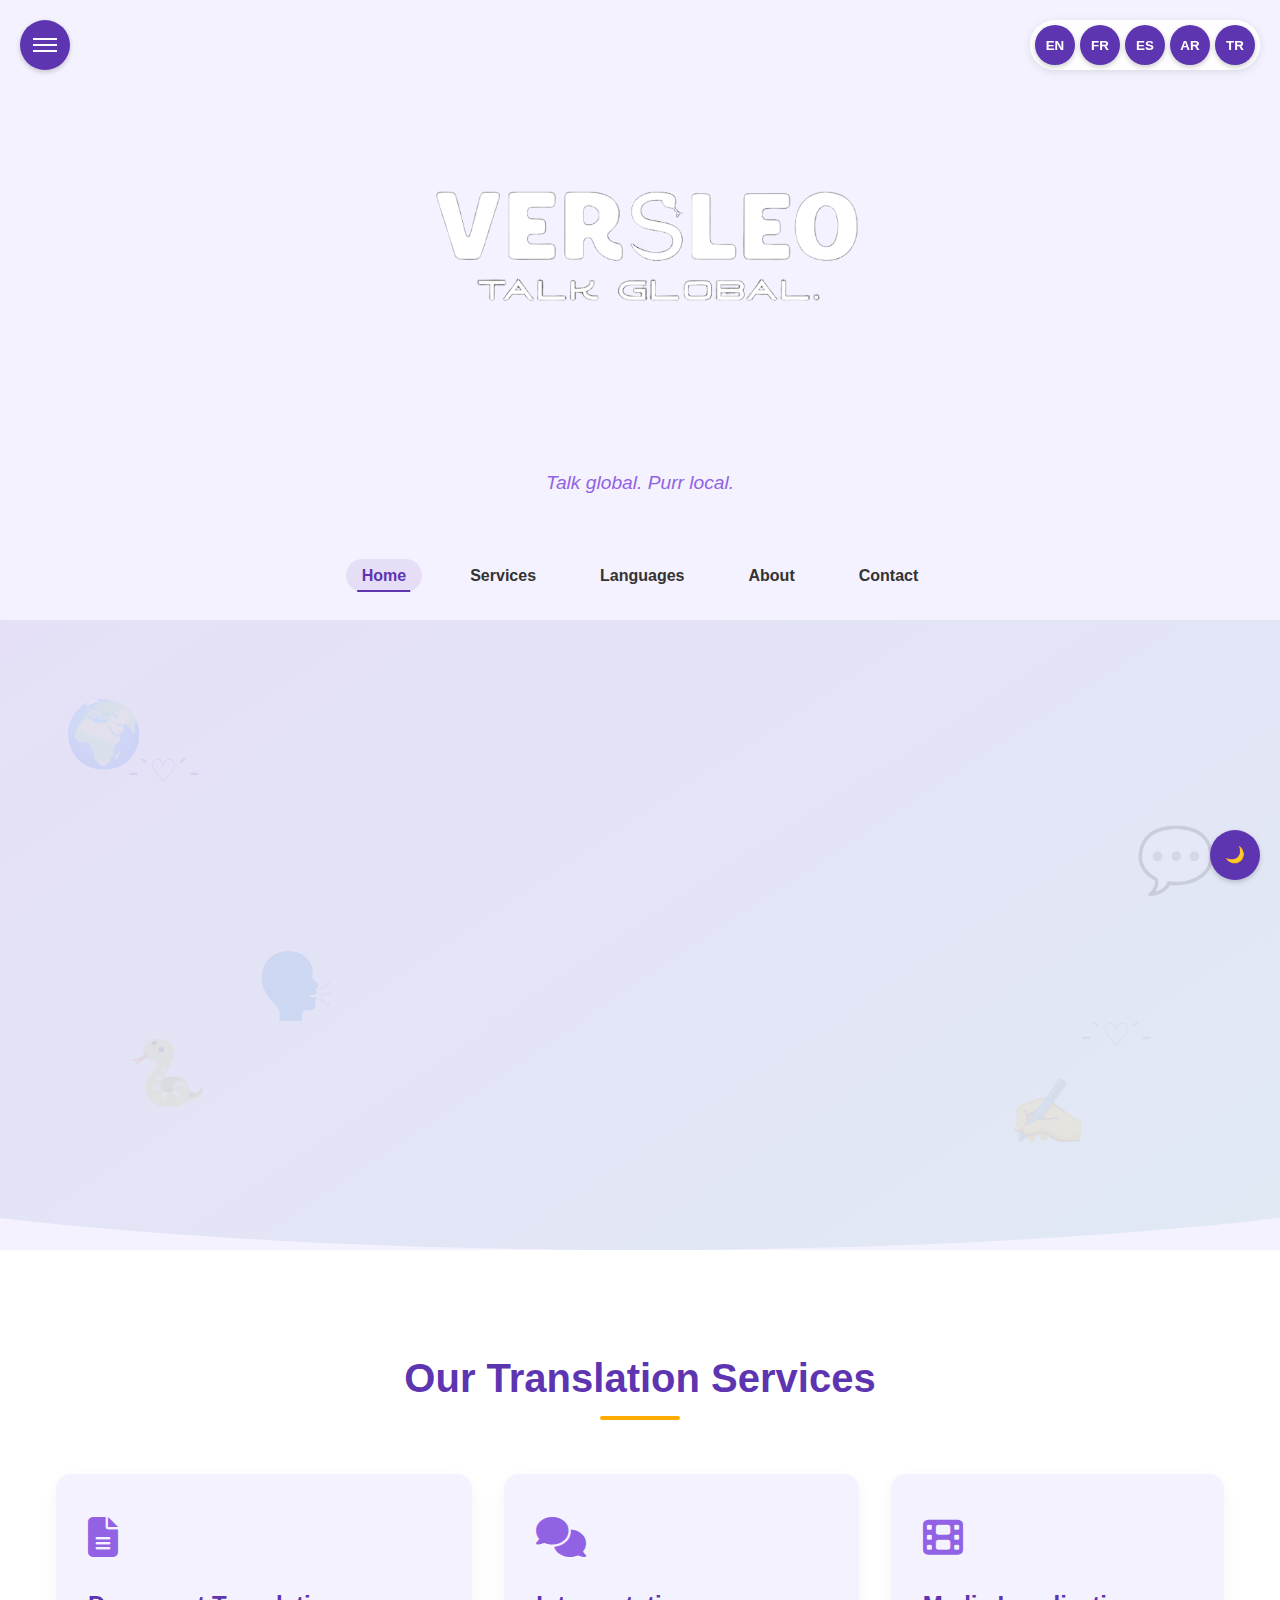
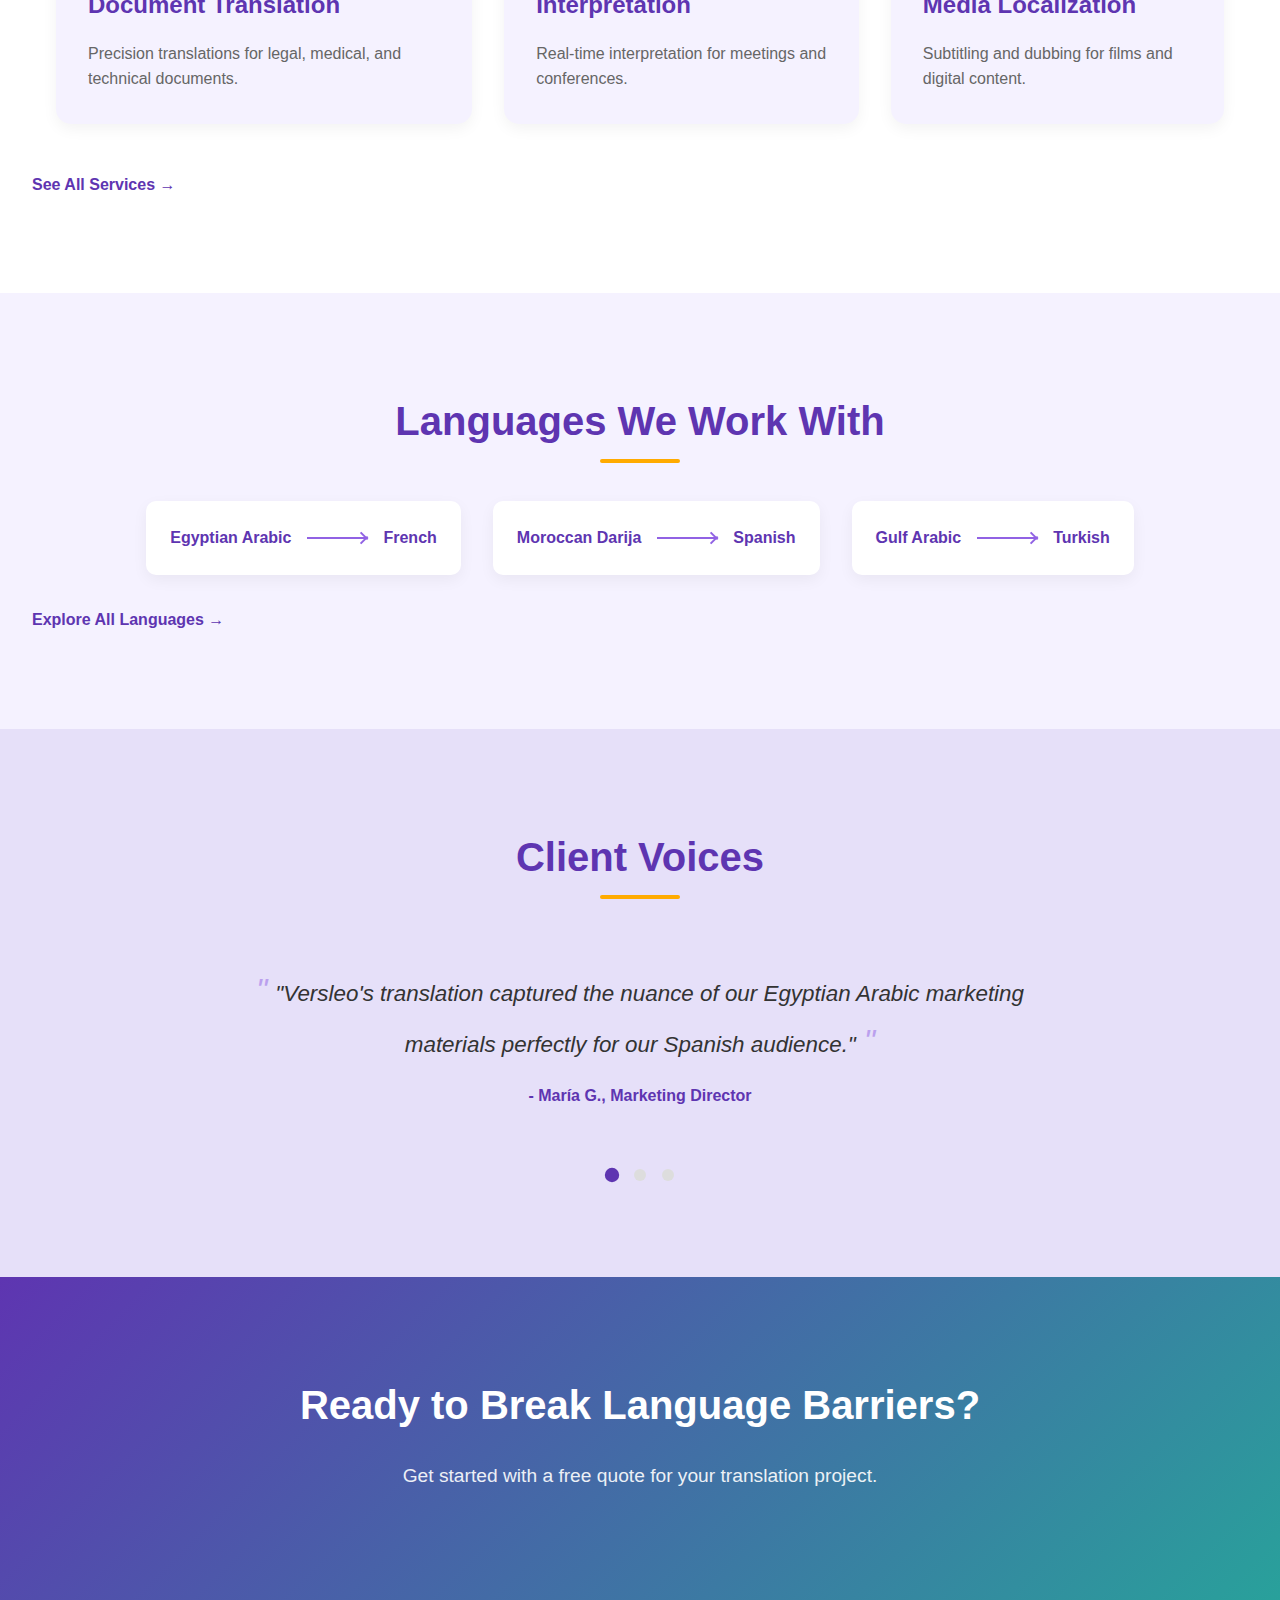
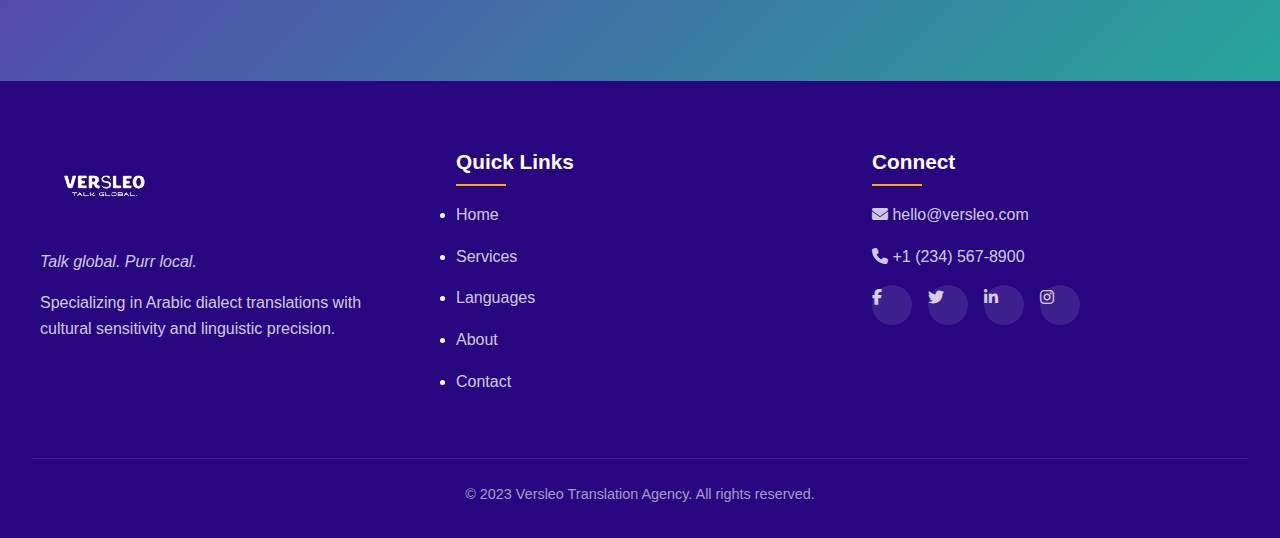
<file: index.html>
<!DOCTYPE html>
<html lang="en">
<head>
    <meta charset="UTF-8">
    <meta name="viewport" content="width=device-width, initial-scale=1.0">
    <title>Versleo - Talk Global. Purr Local.</title>
    <link rel="stylesheet" href="css/style.css">
    <link rel="stylesheet" href="https://cdnjs.cloudflare.com/ajax/libs/font-awesome/6.4.0/css/all.min.css">
</head>
<body>
    <!-- Language Selector -->
    <div class="language-selector">
        <button class="language-btn" data-lang="en">EN</button>
        <button class="language-btn" data-lang="fr">FR</button>
        <button class="language-btn" data-lang="es">ES</button>
        <button class="language-btn" data-lang="ar">AR</button>
        <button class="language-btn" data-lang="tr">TR</button>
    </div>

    <!-- Dark Mode Toggle -->
    <div class="dark-mode-toggle">
        <span class="moon">🌙</span>
        <span class="sun">☀️</span>
    </div>

    <!-- Mobile Menu Toggle -->
    <div class="menu-toggle">
        <div class="hamburger">
            <span></span>
            <span></span>
            <span></span>
        </div>
    </div>

    <!-- Header -->
    <header>
        <div class="logo-container">
            <!-- Replace with your logo image -->
            <img src="images/logo.png" alt="Versleo Logo" class="logo">
            <div class="snake-trail"></div>
        </div>
        <p class="tagline">Talk global. Purr local.</p>
    </header>

    <!-- Navigation -->
    <nav>
        <ul class="nav-links">
            <li><a href="index.html" class="active">Home</a></li>
            <li><a href="services.html">Services</a></li>
            <li><a href="languages.html">Languages</a></li>
            <li><a href="about.html">About</a></li>
            <li><a href="contact.html">Contact</a></li>
        </ul>
    </nav>

    <!-- Hero Section -->
    <section class="hero" id="home">
        <div class="floating floating-1">🌍</div>
        <div class="floating floating-2">💬</div>
        <div class="floating floating-3">🐍</div>
        <div class="floating floating-4">✍️</div>
        <div class="floating floating-5">🗣️</div>
        
        <h1 class="hero-title">Bridging Cultures Through Language</h1>
        <p class="hero-text">Versleo specializes in nuanced translations between Arabic dialects and global languages. Our expert linguists capture not just words, but the cultural essence behind them.</p>
        <a href="contact.html" class="cta-button">Get a Quote</a>
        
        <div class="language-bubbles"></div>
    </section>

    <!-- Services Preview -->
    <section class="services-preview">
        <h2 class="section-title">Our Translation Services</h2>
        <div class="services-carousel">
            <div class="service-card">
                <div class="service-icon"><i class="fas fa-file-alt"></i></div>
                <h3>Document Translation</h3>
                <p>Precision translations for legal, medical, and technical documents.</p>
            </div>
            <div class="service-card">
                <div class="service-icon"><i class="fas fa-comments"></i></div>
                <h3>Interpretation</h3>
                <p>Real-time interpretation for meetings and conferences.</p>
            </div>
            <div class="service-card">
                <div class="service-icon"><i class="fas fa-film"></i></div>
                <h3>Media Localization</h3>
                <p>Subtitling and dubbing for films and digital content.</p>
            </div>
        </div>
        <a href="services.html" class="see-all">See All Services →</a>
    </section>

    <!-- Languages Preview -->
    <section class="languages-preview">
        <h2 class="section-title">Languages We Work With</h2>
        <div class="language-highlights">
            <div class="language-pair">
                <span class="from-lang">Egyptian Arabic</span>
                <div class="arrow-container">
                    <div class="arrow"></div>
                </div>
                <span class="to-lang">French</span>
            </div>
            <div class="language-pair">
                <span class="from-lang">Moroccan Darija</span>
                <div class="arrow-container">
                    <div class="arrow"></div>
                </div>
                <span class="to-lang">Spanish</span>
            </div>
            <div class="language-pair">
                <span class="from-lang">Gulf Arabic</span>
                <div class="arrow-container">
                    <div class="arrow"></div>
                </div>
                <span class="to-lang">Turkish</span>
            </div>
        </div>
        <a href="languages.html" class="see-all">Explore All Languages →</a>
    </section>

    <!-- Testimonials -->
    <section class="testimonials">
        <h2 class="section-title">Client Voices</h2>
        <div class="testimonial-slider">
            <div class="testimonial active">
                <p class="quote">"Versleo's translation captured the nuance of our Egyptian Arabic marketing materials perfectly for our Spanish audience."</p>
                <p class="author">- María G., Marketing Director</p>
            </div>
            <div class="testimonial">
                <p class="quote">"Their attention to cultural details in translating our legal documents from French to Tamazight was impeccable."</p>
                <p class="author">- Ahmed T., Law Firm Partner</p>
            </div>
            <div class="testimonial">
                <p class="quote">"The interpreters Versleo provided for our international conference were exceptional in handling multiple Arabic dialects."</p>
                <p class="author">- Sophie L., Event Organizer</p>
            </div>
        </div>
        <div class="testimonial-dots">
            <span class="dot active"></span>
            <span class="dot"></span>
            <span class="dot"></span>
        </div>
    </section>

    <!-- CTA Section -->
    <section class="cta-section">
        <div class="cta-content">
            <h2>Ready to Break Language Barriers?</h2>
            <p>Get started with a free quote for your translation project.</p>
            <div class="cta-buttons">
                <a href="contact.html" class="cta-button primary">Request a Quote</a>
                <a href="about.html" class="cta-button secondary">Learn About Us</a>
            </div>
        </div>
    </section>

    <!-- Footer -->
    <footer>
        <div class="footer-content">
            <div class="footer-column">
                <img src="images/logo.png" alt="Versleo Logo" class="footer-logo">
                <p class="footer-tagline">Talk global. Purr local.</p>
                <p>Specializing in Arabic dialect translations with cultural sensitivity and linguistic precision.</p>
            </div>
            <div class="footer-column">
                <h3>Quick Links</h3>
                <ul>
                    <li><a href="index.html">Home</a></li>
                    <li><a href="services.html">Services</a></li>
                    <li><a href="languages.html">Languages</a></li>
                    <li><a href="about.html">About</a></li>
                    <li><a href="contact.html">Contact</a></li>
                </ul>
            </div>
            <div class="footer-column">
                <h3>Connect</h3>
                <p><i class="fas fa-envelope"></i> hello@versleo.com</p>
                <p><i class="fas fa-phone"></i> +1 (234) 567-8900</p>
                <div class="social-links">
                    <a href="#" class="social-link"><i class="fab fa-facebook-f"></i></a>
                    <a href="#" class="social-link"><i class="fab fa-twitter"></i></a>
                    <a href="#" class="social-link"><i class="fab fa-linkedin-in"></i></a>
                    <a href="#" class="social-link"><i class="fab fa-instagram"></i></a>
                </div>
            </div>
        </div>
        <div class="copyright">
            &copy; 2023 Versleo Translation Agency. All rights reserved.
        </div>
    </footer>

    <script src="js/script.js"></script>
</body>
</html>
</file>
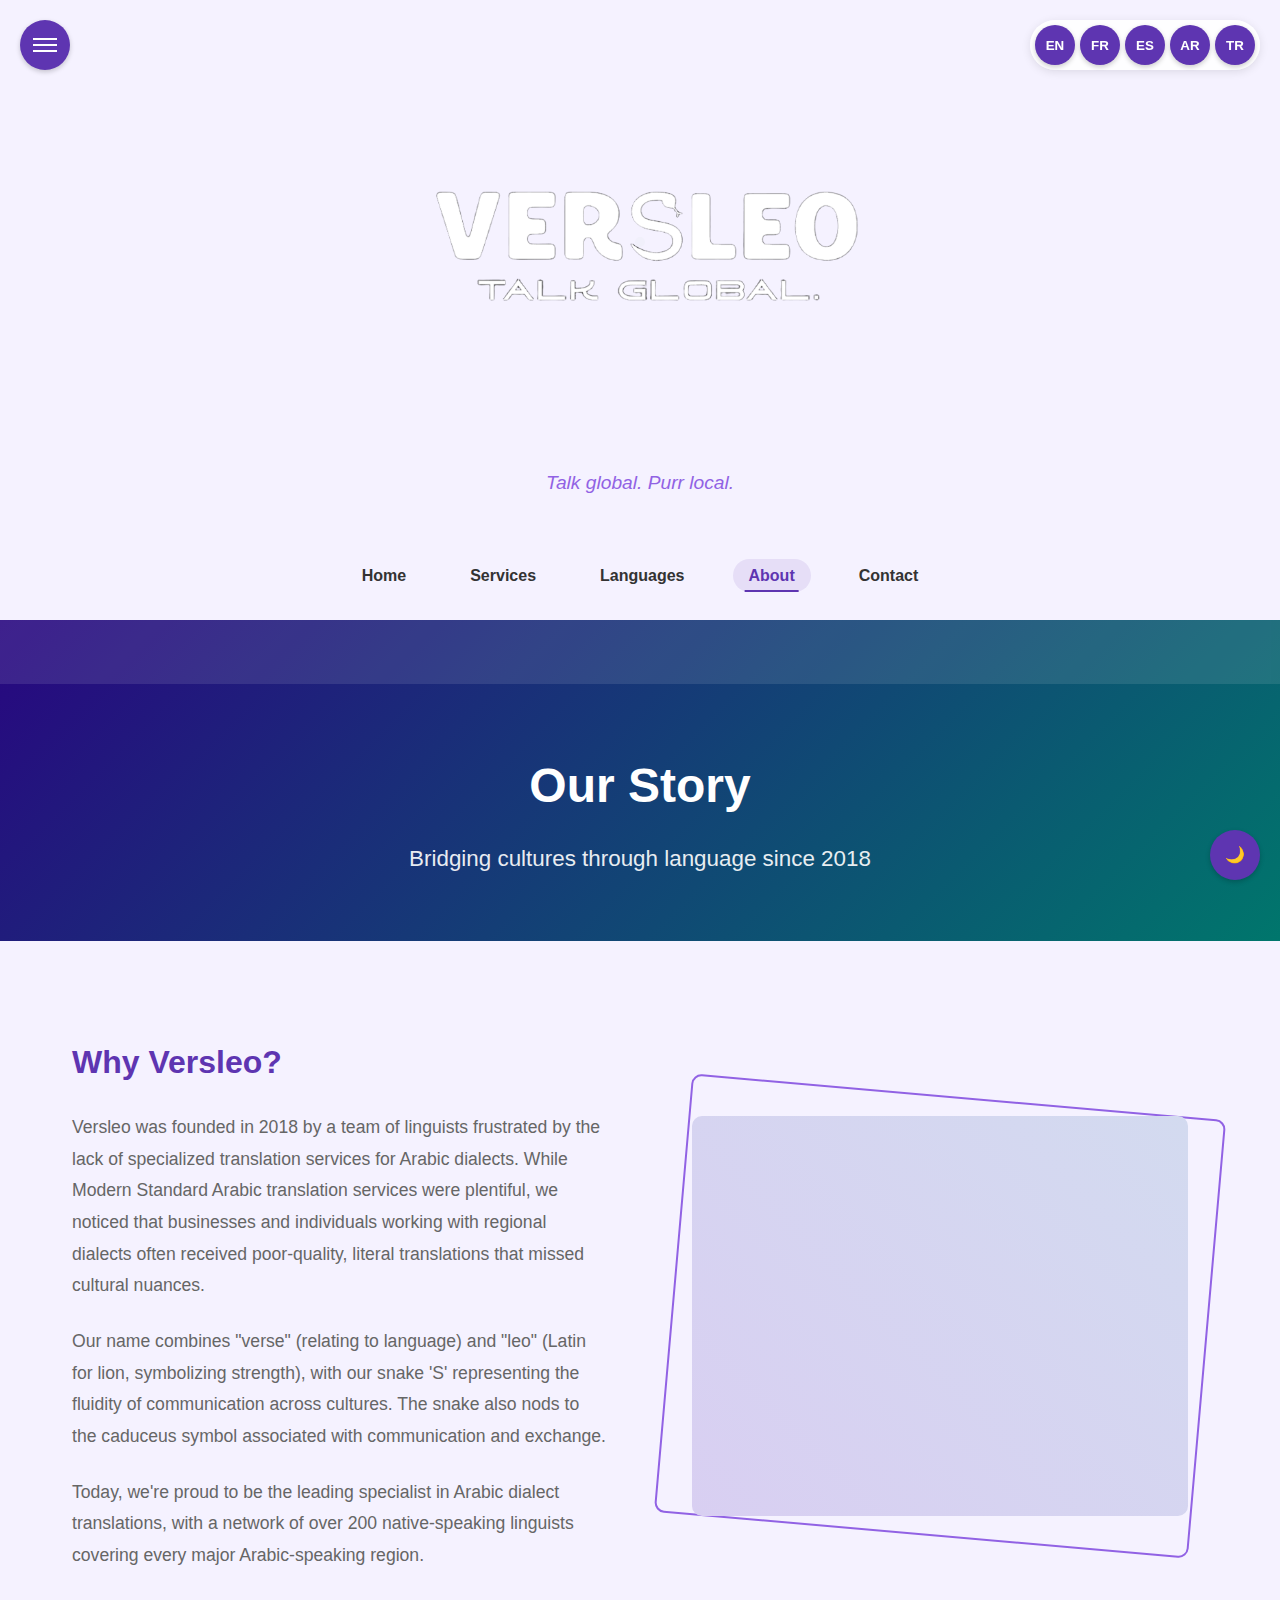
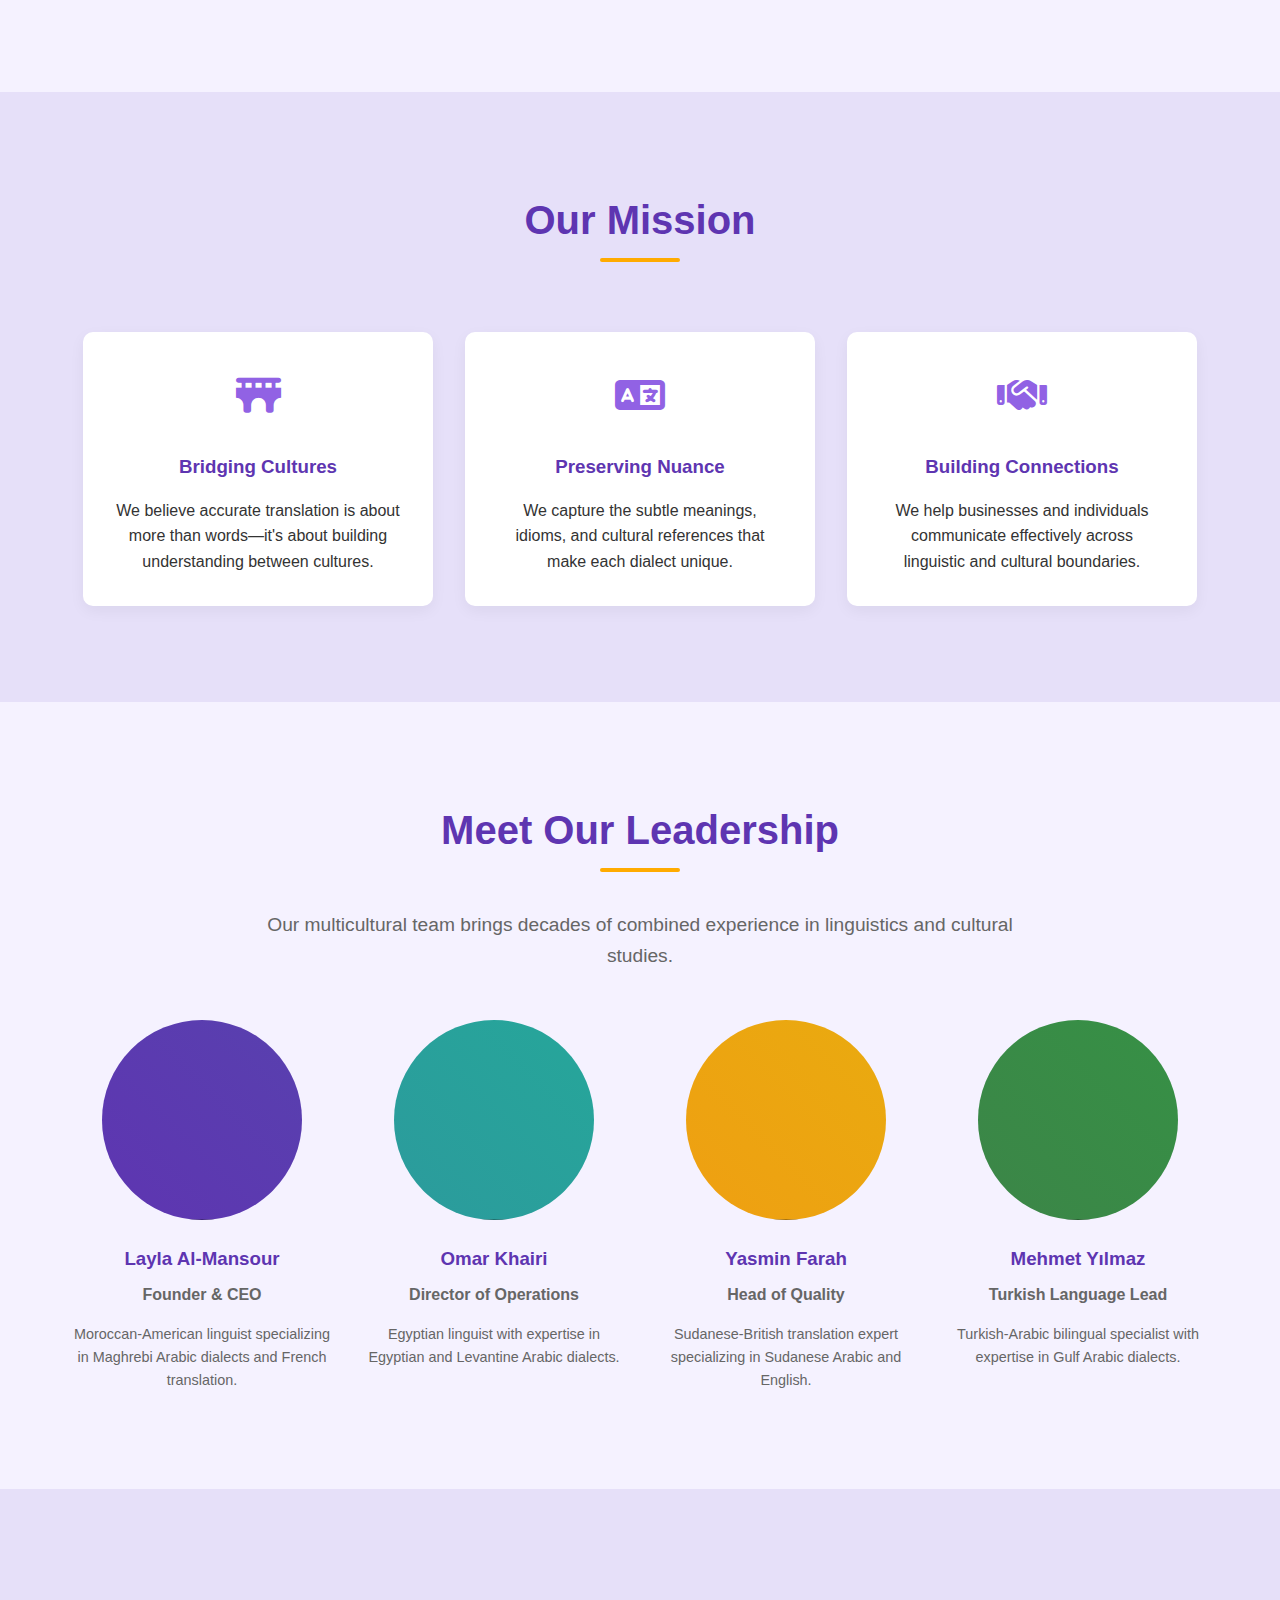
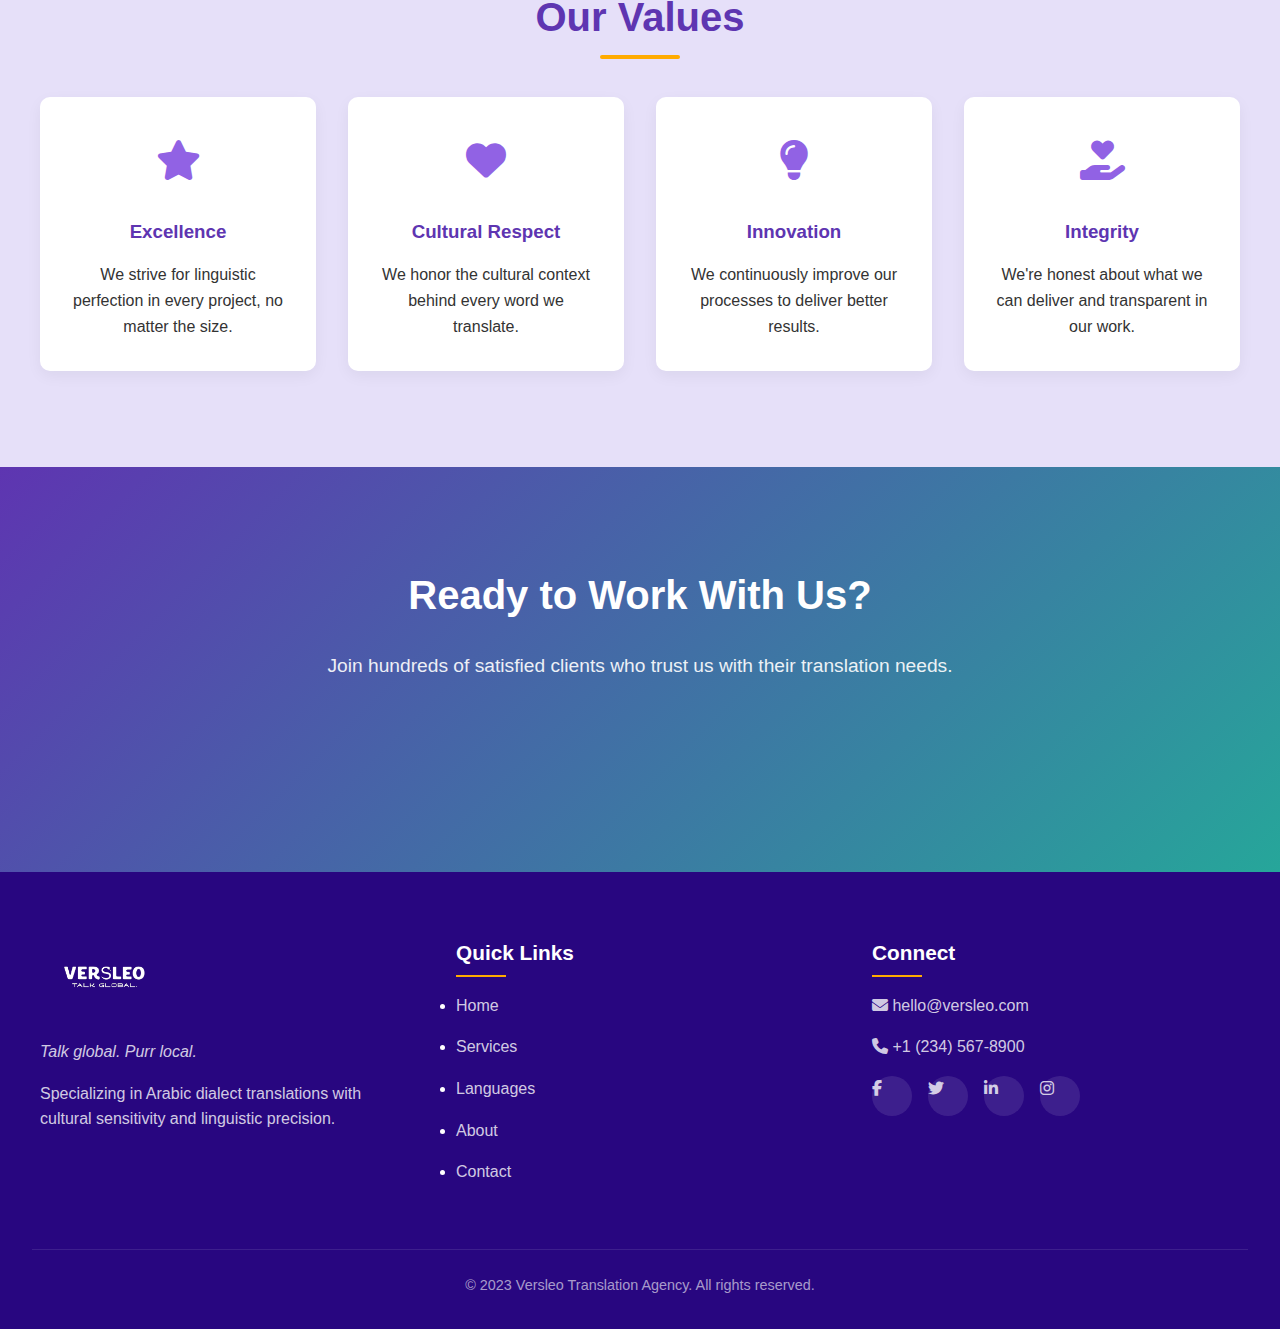
<file: about.html>
<!DOCTYPE html>
<html lang="en">
<head>
    <meta charset="UTF-8">
    <meta name="viewport" content="width=device-width, initial-scale=1.0">
    <title>About Us - Versleo</title>
    <link rel="stylesheet" href="css/style.css">
    <link rel="stylesheet" href="https://cdnjs.cloudflare.com/ajax/libs/font-awesome/6.4.0/css/all.min.css">
</head>
<body>
    <!-- Language Selector -->
    <div class="language-selector">
        <button class="language-btn" data-lang="en">EN</button>
        <button class="language-btn" data-lang="fr">FR</button>
        <button class="language-btn" data-lang="es">ES</button>
        <button class="language-btn" data-lang="ar">AR</button>
        <button class="language-btn" data-lang="tr">TR</button>
    </div>

    <!-- Dark Mode Toggle -->
    <div class="dark-mode-toggle">
        <span class="moon">🌙</span>
        <span class="sun">☀️</span>
    </div>

    <!-- Mobile Menu Toggle -->
    <div class="menu-toggle">
        <div class="hamburger">
            <span></span>
            <span></span>
            <span></span>
        </div>
    </div>

    <!-- Header -->
    <header>
        <div class="logo-container">
            <img src="images/logo.png" alt="Versleo Logo" class="logo">
            <div class="snake-trail"></div>
        </div>
        <p class="tagline">Talk global. Purr local.</p>
    </header>

    <!-- Navigation -->
    <nav>
        <ul class="nav-links">
            <li><a href="index.html">Home</a></li>
            <li><a href="services.html">Services</a></li>
            <li><a href="languages.html">Languages</a></li>
            <li><a href="about.html" class="active">About</a></li>
            <li><a href="contact.html">Contact</a></li>
        </ul>
    </nav>

    <!-- About Hero -->
    <section class="page-hero about-hero">
        <h1 class="page-title">Our Story</h1>
        <p class="page-subtitle">Bridging cultures through language since 2018</p>
        <div class="hero-mosaic">
            <div class="mosaic-tile"></div>
            <div class="mosaic-tile"></div>
            <div class="mosaic-tile"></div>
            <div class="mosaic-tile"></div>
            <div class="mosaic-tile"></div>
        </div>
    </section>

    <!-- About Content -->
    <section class="about-content-section">
        <div class="about-content">
            <div class="about-text">
                <h2>Why Versleo?</h2>
                <p>Versleo was founded in 2018 by a team of linguists frustrated by the lack of specialized translation services for Arabic dialects. While Modern Standard Arabic translation services were plentiful, we noticed that businesses and individuals working with regional dialects often received poor-quality, literal translations that missed cultural nuances.</p>
                <p>Our name combines "verse" (relating to language) and "leo" (Latin for lion, symbolizing strength), with our snake 'S' representing the fluidity of communication across cultures. The snake also nods to the caduceus symbol associated with communication and exchange.</p>
                <p>Today, we're proud to be the leading specialist in Arabic dialect translations, with a network of over 200 native-speaking linguists covering every major Arabic-speaking region.</p>
            </div>
            <div class="about-image">
                <div class="image-frame">
                    <div class="image-placeholder"></div>
                    <div class="frame-decoration"></div>
                </div>
            </div>
        </div>
    </section>

    <!-- Mission Section -->
    <section class="mission-section">
        <div class="mission-content">
            <h2 class="section-title">Our Mission</h2>
            <div class="mission-statement">
                <div class="mission-icon"><i class="fas fa-bridge"></i></div>
                <h3>Bridging Cultures</h3>
                <p>We believe accurate translation is about more than words—it's about building understanding between cultures.</p>
            </div>
            <div class="mission-statement">
                <div class="mission-icon"><i class="fas fa-language"></i></div>
                <h3>Preserving Nuance</h3>
                <p>We capture the subtle meanings, idioms, and cultural references that make each dialect unique.</p>
            </div>
            <div class="mission-statement">
                <div class="mission-icon"><i class="fas fa-handshake"></i></div>
                <h3>Building Connections</h3>
                <p>We help businesses and individuals communicate effectively across linguistic and cultural boundaries.</p>
            </div>
        </div>
    </section>

    <!-- Team Section -->
    <section class="team-section">
        <h2 class="section-title">Meet Our Leadership</h2>
        <p class="section-intro">Our multicultural team brings decades of combined experience in linguistics and cultural studies.</p>
        
        <div class="team-grid">
            <div class="team-member">
                <div class="member-photo">
                    <div class="photo-placeholder t1"></div>
                    <div class="member-social">
                        <a href="#"><i class="fab fa-linkedin-in"></i></a>
                        <a href="#"><i class="fab fa-twitter"></i></a>
                    </div>
                </div>
                <h3>Layla Al-Mansour</h3>
                <p class="title">Founder & CEO</p>
                <p class="bio">Moroccan-American linguist specializing in Maghrebi Arabic dialects and French translation.</p>
            </div>
            
            <div class="team-member">
                <div class="member-photo">
                    <div class="photo-placeholder t2"></div>
                    <div class="member-social">
                        <a href="#"><i class="fab fa-linkedin-in"></i></a>
                        <a href="#"><i class="fab fa-twitter"></i></a>
                    </div>
                </div>
                <h3>Omar Khairi</h3>
                <p class="title">Director of Operations</p>
                <p class="bio">Egyptian linguist with expertise in Egyptian and Levantine Arabic dialects.</p>
            </div>
            
            <div class="team-member">
                <div class="member-photo">
                    <div class="photo-placeholder t3"></div>
                    <div class="member-social">
                        <a href="#"><i class="fab fa-linkedin-in"></i></a>
                        <a href="#"><i class="fab fa-twitter"></i></a>
                    </div>
                </div>
                <h3>Yasmin Farah</h3>
                <p class="title">Head of Quality</p>
                <p class="bio">Sudanese-British translation expert specializing in Sudanese Arabic and English.</p>
            </div>
            
            <div class="team-member">
                <div class="member-photo">
                    <div class="photo-placeholder t4"></div>
                    <div class="member-social">
                        <a href="#"><i class="fab fa-linkedin-in"></i></a>
                        <a href="#"><i class="fab fa-twitter"></i></a>
                    </div>
                </div>
                <h3>Mehmet Yılmaz</h3>
                <p class="title">Turkish Language Lead</p>
                <p class="bio">Turkish-Arabic bilingual specialist with expertise in Gulf Arabic dialects.</p>
            </div>
        </div>
    </section>

    <!-- Values Section -->
    <section class="values-section">
        <h2 class="section-title">Our Values</h2>
        <div class="values-container">
            <div class="value-card">
                <div class="value-icon"><i class="fas fa-star"></i></div>
                <h3>Excellence</h3>
                <p>We strive for linguistic perfection in every project, no matter the size.</p>
            </div>
            <div class="value-card">
                <div class="value-icon"><i class="fas fa-heart"></i></div>
                <h3>Cultural Respect</h3>
                <p>We honor the cultural context behind every word we translate.</p>
            </div>
            <div class="value-card">
                <div class="value-icon"><i class="fas fa-lightbulb"></i></div>
                <h3>Innovation</h3>
                <p>We continuously improve our processes to deliver better results.</p>
            </div>
            <div class="value-card">
                <div class="value-icon"><i class="fas fa-hand-holding-heart"></i></div>
                <h3>Integrity</h3>
                <p>We're honest about what we can deliver and transparent in our work.</p>
            </div>
        </div>
    </section>

    <!-- CTA Section -->
    <section class="cta-section">
        <div class="cta-content">
            <h2>Ready to Work With Us?</h2>
            <p>Join hundreds of satisfied clients who trust us with their translation needs.</p>
            <div class="cta-buttons">
                <a href="contact.html" class="cta-button primary">Get a Quote</a>
                <a href="services.html" class="cta-button secondary">Our Services</a>
            </div>
        </div>
    </section>

    <!-- Footer -->
    <footer>
        <div class="footer-content">
            <div class="footer-column">
                <img src="images/logo.png" alt="Versleo Logo" class="footer-logo">
                <p class="footer-tagline">Talk global. Purr local.</p>
                <p>Specializing in Arabic dialect translations with cultural sensitivity and linguistic precision.</p>
            </div>
            <div class="footer-column">
                <h3>Quick Links</h3>
                <ul>
                    <li><a href="index.html">Home</a></li>
                    <li><a href="services.html">Services</a></li>
                    <li><a href="languages.html">Languages</a></li>
                    <li><a href="about.html">About</a></li>
                    <li><a href="contact.html">Contact</a></li>
                </ul>
            </div>
            <div class="footer-column">
                <h3>Connect</h3>
                <p><i class="fas fa-envelope"></i> hello@versleo.com</p>
                <p><i class="fas fa-phone"></i> +1 (234) 567-8900</p>
                <div class="social-links">
                    <a href="#" class="social-link"><i class="fab fa-facebook-f"></i></a>
                    <a href="#" class="social-link"><i class="fab fa-twitter"></i></a>
                    <a href="#" class="social-link"><i class="fab fa-linkedin-in"></i></a>
                    <a href="#" class="social-link"><i class="fab fa-instagram"></i></a>
                </div>
            </div>
        </div>
        <div class="copyright">
            &copy; 2023 Versleo Translation Agency. All rights reserved.
        </div>
    </footer>

    <script src="js/script.js"></script>
</body>
</html>
</file>
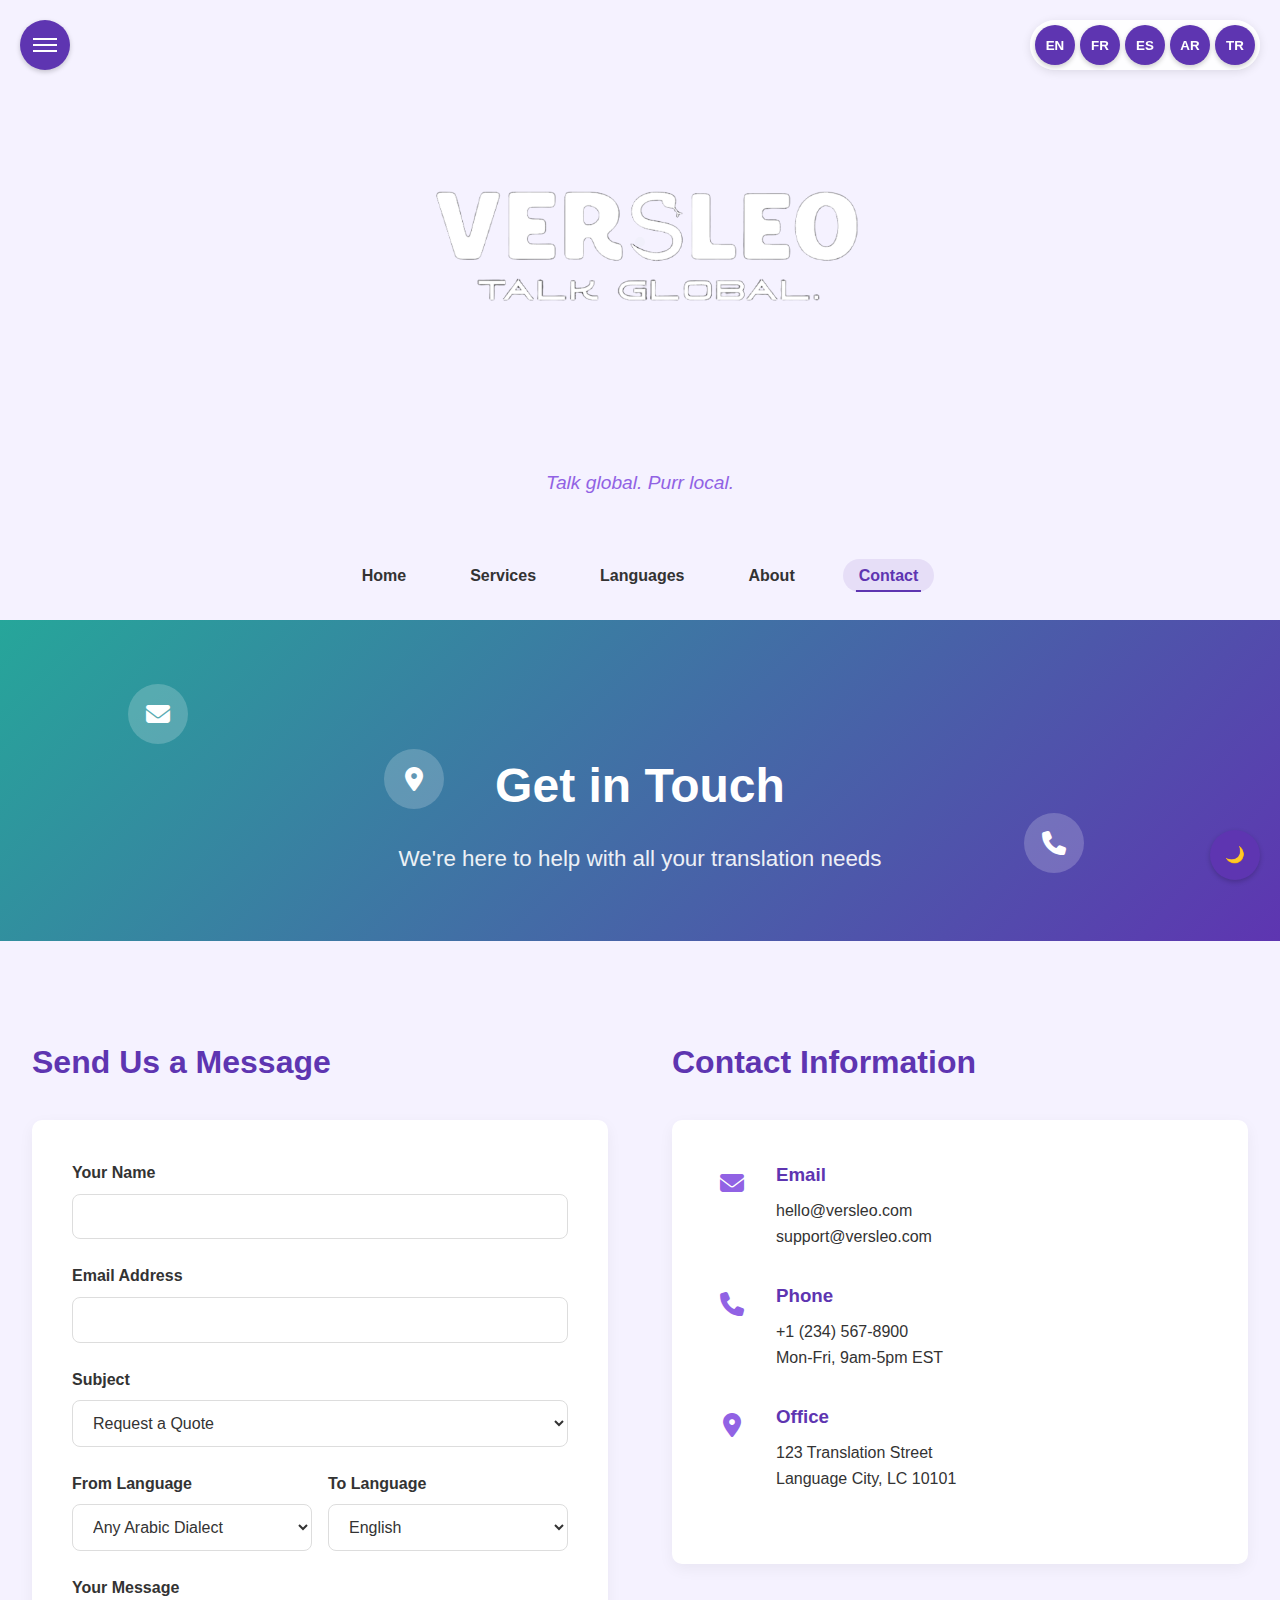
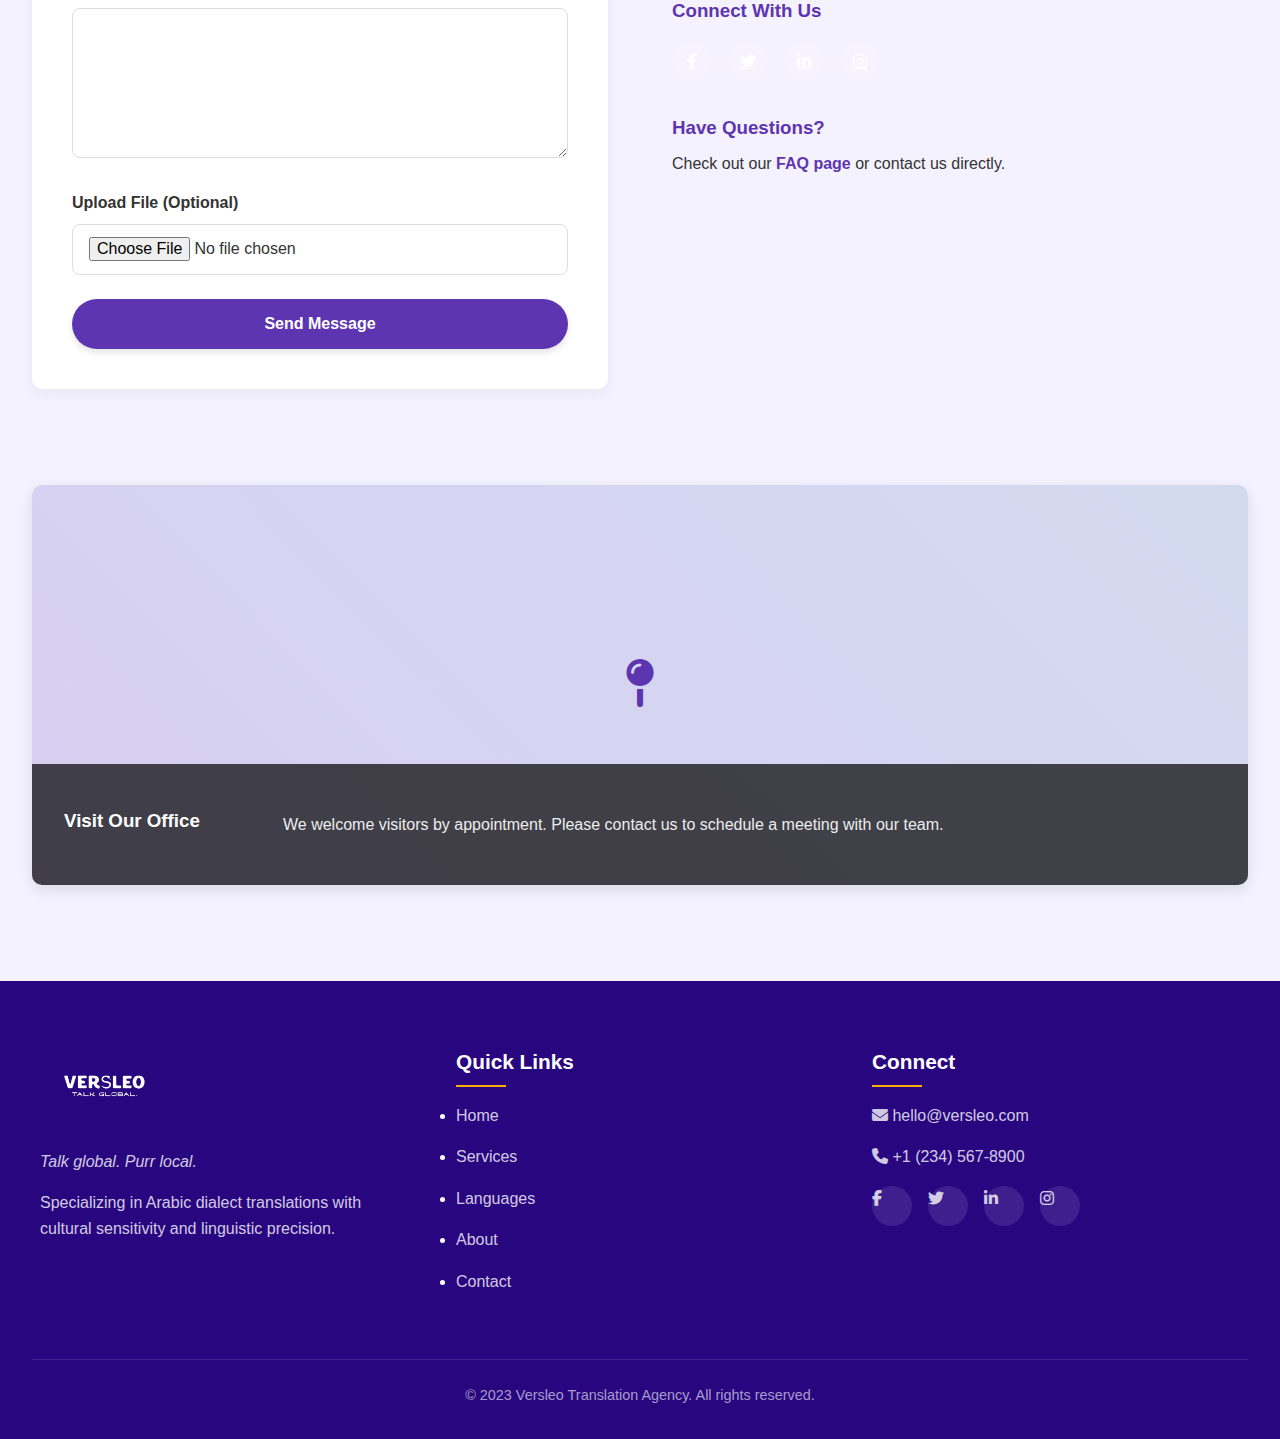
<file: contact.html>
<!DOCTYPE html>
<html lang="en">
<head>
    <meta charset="UTF-8">
    <meta name="viewport" content="width=device-width, initial-scale=1.0">
    <title>Contact Us - Versleo</title>
    <link rel="stylesheet" href="css/style.css">
    <link rel="stylesheet" href="https://cdnjs.cloudflare.com/ajax/libs/font-awesome/6.4.0/css/all.min.css">
</head>
<body>
    <!-- Language Selector -->
    <div class="language-selector">
        <button class="language-btn" data-lang="en">EN</button>
        <button class="language-btn" data-lang="fr">FR</button>
        <button class="language-btn" data-lang="es">ES</button>
        <button class="language-btn" data-lang="ar">AR</button>
        <button class="language-btn" data-lang="tr">TR</button>
    </div>

    <!-- Dark Mode Toggle -->
    <div class="dark-mode-toggle">
        <span class="moon">🌙</span>
        <span class="sun">☀️</span>
    </div>

    <!-- Mobile Menu Toggle -->
    <div class="menu-toggle">
        <div class="hamburger">
            <span></span>
            <span></span>
            <span></span>
        </div>
    </div>

    <!-- Header -->
    <header>
        <div class="logo-container">
            <img src="images/logo.png" alt="Versleo Logo" class="logo">
            <div class="snake-trail"></div>
        </div>
        <p class="tagline">Talk global. Purr local.</p>
    </header>

    <!-- Navigation -->
    <nav>
        <ul class="nav-links">
            <li><a href="index.html">Home</a></li>
            <li><a href="services.html">Services</a></li>
            <li><a href="languages.html">Languages</a></li>
            <li><a href="about.html">About</a></li>
            <li><a href="contact.html" class="active">Contact</a></li>
        </ul>
    </nav>

    <!-- Contact Hero -->
    <section class="page-hero contact-hero">
        <h1 class="page-title">Get in Touch</h1>
        <p class="page-subtitle">We're here to help with all your translation needs</p>
        <div class="contact-hero-decoration">
            <div class="contact-float c1"><i class="fas fa-envelope"></i></div>
            <div class="contact-float c2"><i class="fas fa-phone"></i></div>
            <div class="contact-float c3"><i class="fas fa-map-marker-alt"></i></div>
        </div>
    </section>

    <!-- Contact Content -->
    <section class="contact-content-section">
        <div class="contact-container">
            <div class="contact-form-container">
                <h2>Send Us a Message</h2>
                <form class="contact-form">
                    <div class="form-group">
                        <label for="name">Your Name</label>
                        <input type="text" id="name" name="name" required>
                    </div>
                    <div class="form-group">
                        <label for="email">Email Address</label>
                        <input type="email" id="email" name="email" required>
                    </div>
                    <div class="form-group">
                        <label for="subject">Subject</label>
                        <select id="subject" name="subject">
                            <option value="quote">Request a Quote</option>
                            <option value="general">General Inquiry</option>
                            <option value="support">Customer Support</option>
                            <option value="careers">Careers</option>
                        </select>
                    </div>
                    <div class="form-group dual-select">
                        <div>
                            <label for="from-lang">From Language</label>
                            <select id="from-lang" name="from-lang">
                                <option value="any-arabic">Any Arabic Dialect</option>
                                <option value="msa">Modern Standard Arabic</option>
                                <option value="egyptian">Egyptian Arabic</option>
                                <option value="levantine">Levantine Arabic</option>
                                <option value="gulf">Gulf Arabic</option>
                                <option value="maghrebi">Maghrebi Arabic</option>
                                <option value="english">English</option>
                                <option value="french">French</option>
                                <option value="spanish">Spanish</option>
                                <option value="tamazight">Tamazight</option>
                                <option value="turkish">Turkish</option>
                            </select>
                        </div>
                        <div>
                            <label for="to-lang">To Language</label>
                            <select id="to-lang" name="to-lang">
                                <option value="english">English</option>
                                <option value="french">French</option>
                                <option value="spanish">Spanish</option>
                                <option value="tamazight">Tamazight</option>
                                <option value="turkish">Turkish</option>
                                <option value="msa">Modern Standard Arabic</option>
                                <option value="egyptian">Egyptian Arabic</option>
                                <option value="levantine">Levantine Arabic</option>
                                <option value="gulf">Gulf Arabic</option>
                                <option value="maghrebi">Maghrebi Arabic</option>
                            </select>
                        </div>
                    </div>
                    <div class="form-group">
                        <label for="message">Your Message</label>
                        <textarea id="message" name="message" rows="6" required></textarea>
                    </div>
                    <div class="form-group">
                        <label for="file">Upload File (Optional)</label>
                        <input type="file" id="file" name="file">
                    </div>
                    <button type="submit" class="submit-btn">Send Message</button>
                </form>
            </div>
            
            <div class="contact-info-container">
                <h2>Contact Information</h2>
                <div class="contact-info-card">
                    <div class="contact-method">
                        <div class="contact-icon"><i class="fas fa-envelope"></i></div>
                        <div class="contact-details">
                            <h3>Email</h3>
                            <p>hello@versleo.com</p>
                            <p>support@versleo.com</p>
                        </div>
                    </div>
                    <div class="contact-method">
                        <div class="contact-icon"><i class="fas fa-phone"></i></div>
                        <div class="contact-details">
                            <h3>Phone</h3>
                            <p>+1 (234) 567-8900</p>
                            <p>Mon-Fri, 9am-5pm EST</p>
                        </div>
                    </div>
                    <div class="contact-method">
                        <div class="contact-icon"><i class="fas fa-map-marker-alt"></i></div>
                        <div class="contact-details">
                            <h3>Office</h3>
                            <p>123 Translation Street</p>
                            <p>Language City, LC 10101</p>
                        </div>
                    </div>
                </div>
                
                <div class="social-contact">
                    <h3>Connect With Us</h3>
                    <div class="social-links">
                        <a href="#" class="social-link"><i class="fab fa-facebook-f"></i></a>
                        <a href="#" class="social-link"><i class="fab fa-twitter"></i></a>
                        <a href="#" class="social-link"><i class="fab fa-linkedin-in"></i></a>
                        <a href="#" class="social-link"><i class="fab fa-instagram"></i></a>
                    </div>
                </div>
                
                <div class="faq-cta">
                    <h3>Have Questions?</h3>
                    <p>Check out our <a href="#">FAQ page</a> or contact us directly.</p>
                </div>
            </div>
        </div>
    </section>

    <!-- Map Section -->
    <section class="map-section">
        <div class="map-container">
            <div class="map-placeholder">
                <div class="map-pin">
                    <i class="fas fa-map-pin"></i>
                </div>
            </div>
            <div class="map-overlay">
                <h3>Visit Our Office</h3>
                <p>We welcome visitors by appointment. Please contact us to schedule a meeting with our team.</p>
                <a href="#" class="cta-button">Get Directions</a>
            </div>
        </div>
    </section>

    <!-- Footer -->
    <footer>
        <div class="footer-content">
            <div class="footer-column">
                <img src="images/logo.png" alt="Versleo Logo" class="footer-logo">
                <p class="footer-tagline">Talk global. Purr local.</p>
                <p>Specializing in Arabic dialect translations with cultural sensitivity and linguistic precision.</p>
            </div>
            <div class="footer-column">
                <h3>Quick Links</h3>
                <ul>
                    <li><a href="index.html">Home</a></li>
                    <li><a href="services.html">Services</a></li>
                    <li><a href="languages.html">Languages</a></li>
                    <li><a href="about.html">About</a></li>
                    <li><a href="contact.html">Contact</a></li>
                </ul>
            </div>
            <div class="footer-column">
                <h3>Connect</h3>
                <p><i class="fas fa-envelope"></i> hello@versleo.com</p>
                <p><i class="fas fa-phone"></i> +1 (234) 567-8900</p>
                <div class="social-links">
                    <a href="#" class="social-link"><i class="fab fa-facebook-f"></i></a>
                    <a href="#" class="social-link"><i class="fab fa-twitter"></i></a>
                    <a href="#" class="social-link"><i class="fab fa-linkedin-in"></i></a>
                    <a href="#" class="social-link"><i class="fab fa-instagram"></i></a>
                </div>
            </div>
        </div>
        <div class="copyright">
            &copy; 2023 Versleo Translation Agency. All rights reserved.
        </div>
    </footer>

    <script src="js/script.js"></script>
</body>
</html>
</file>
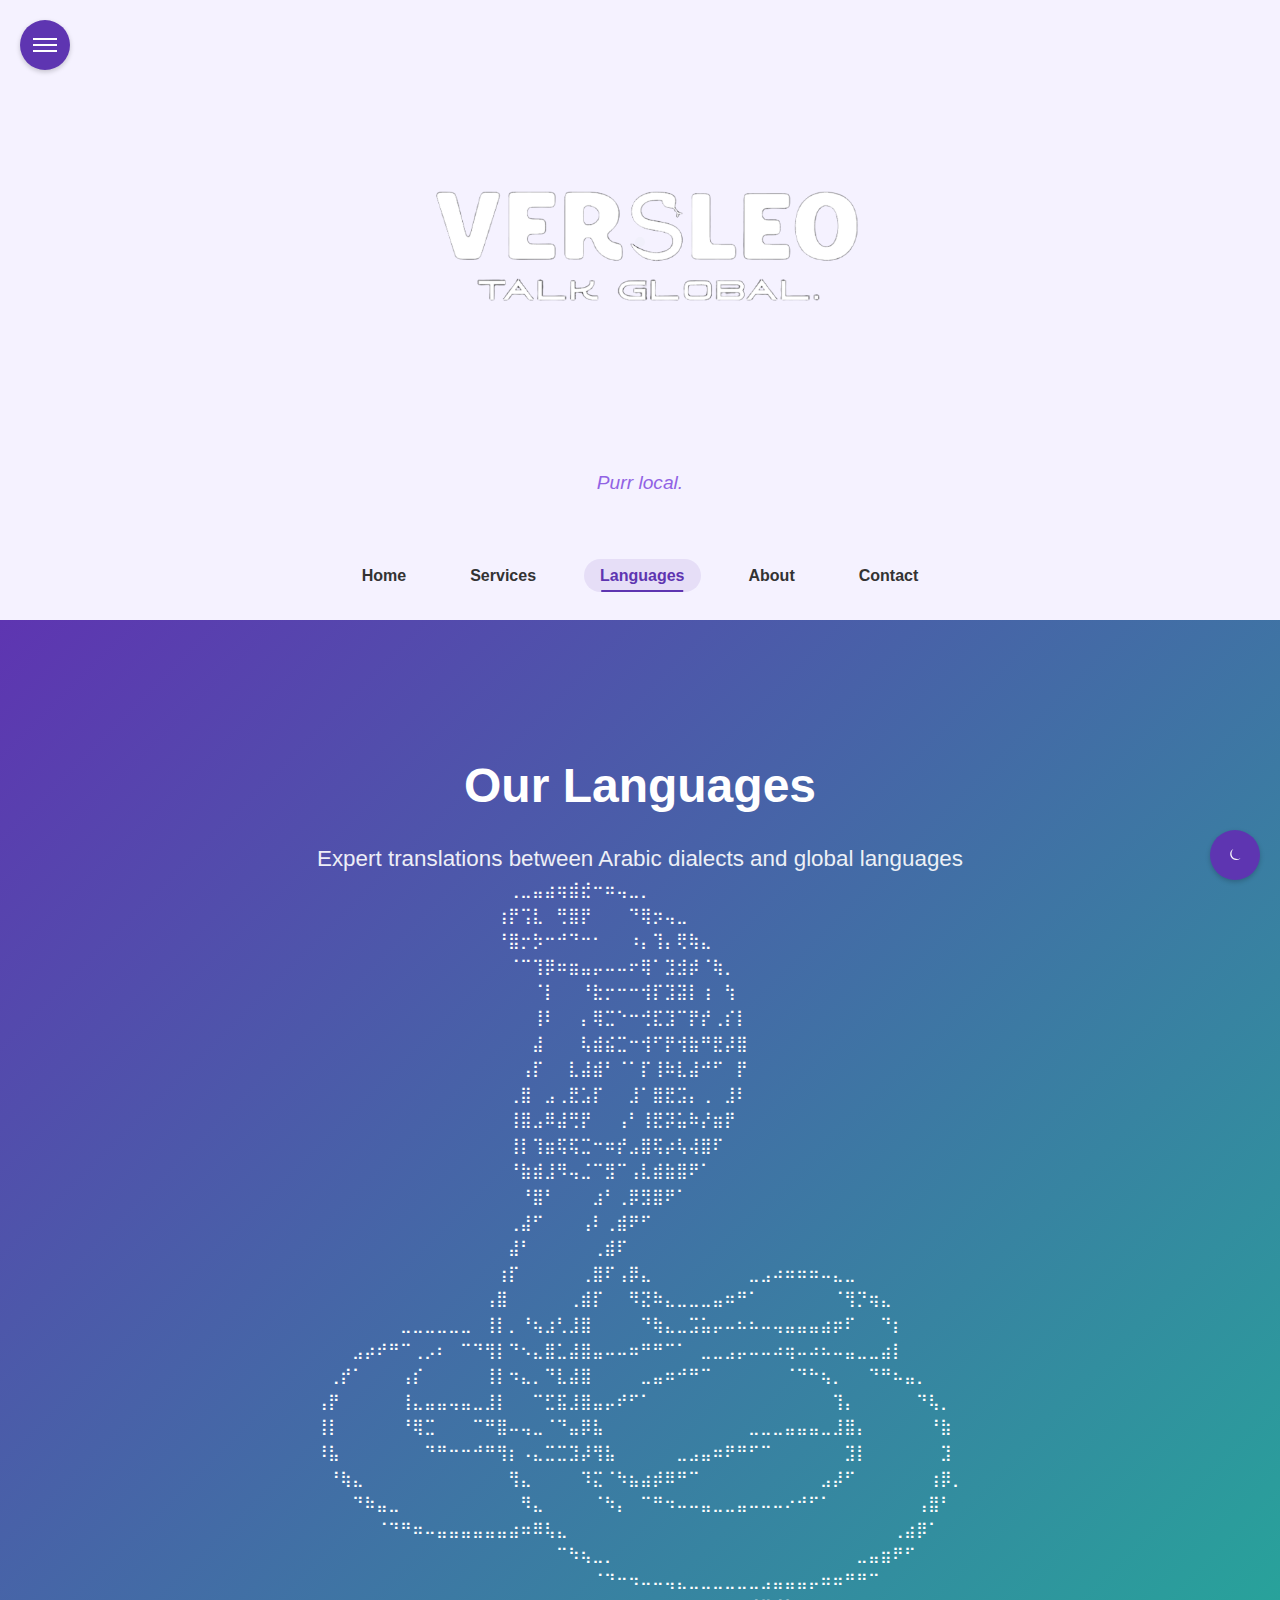
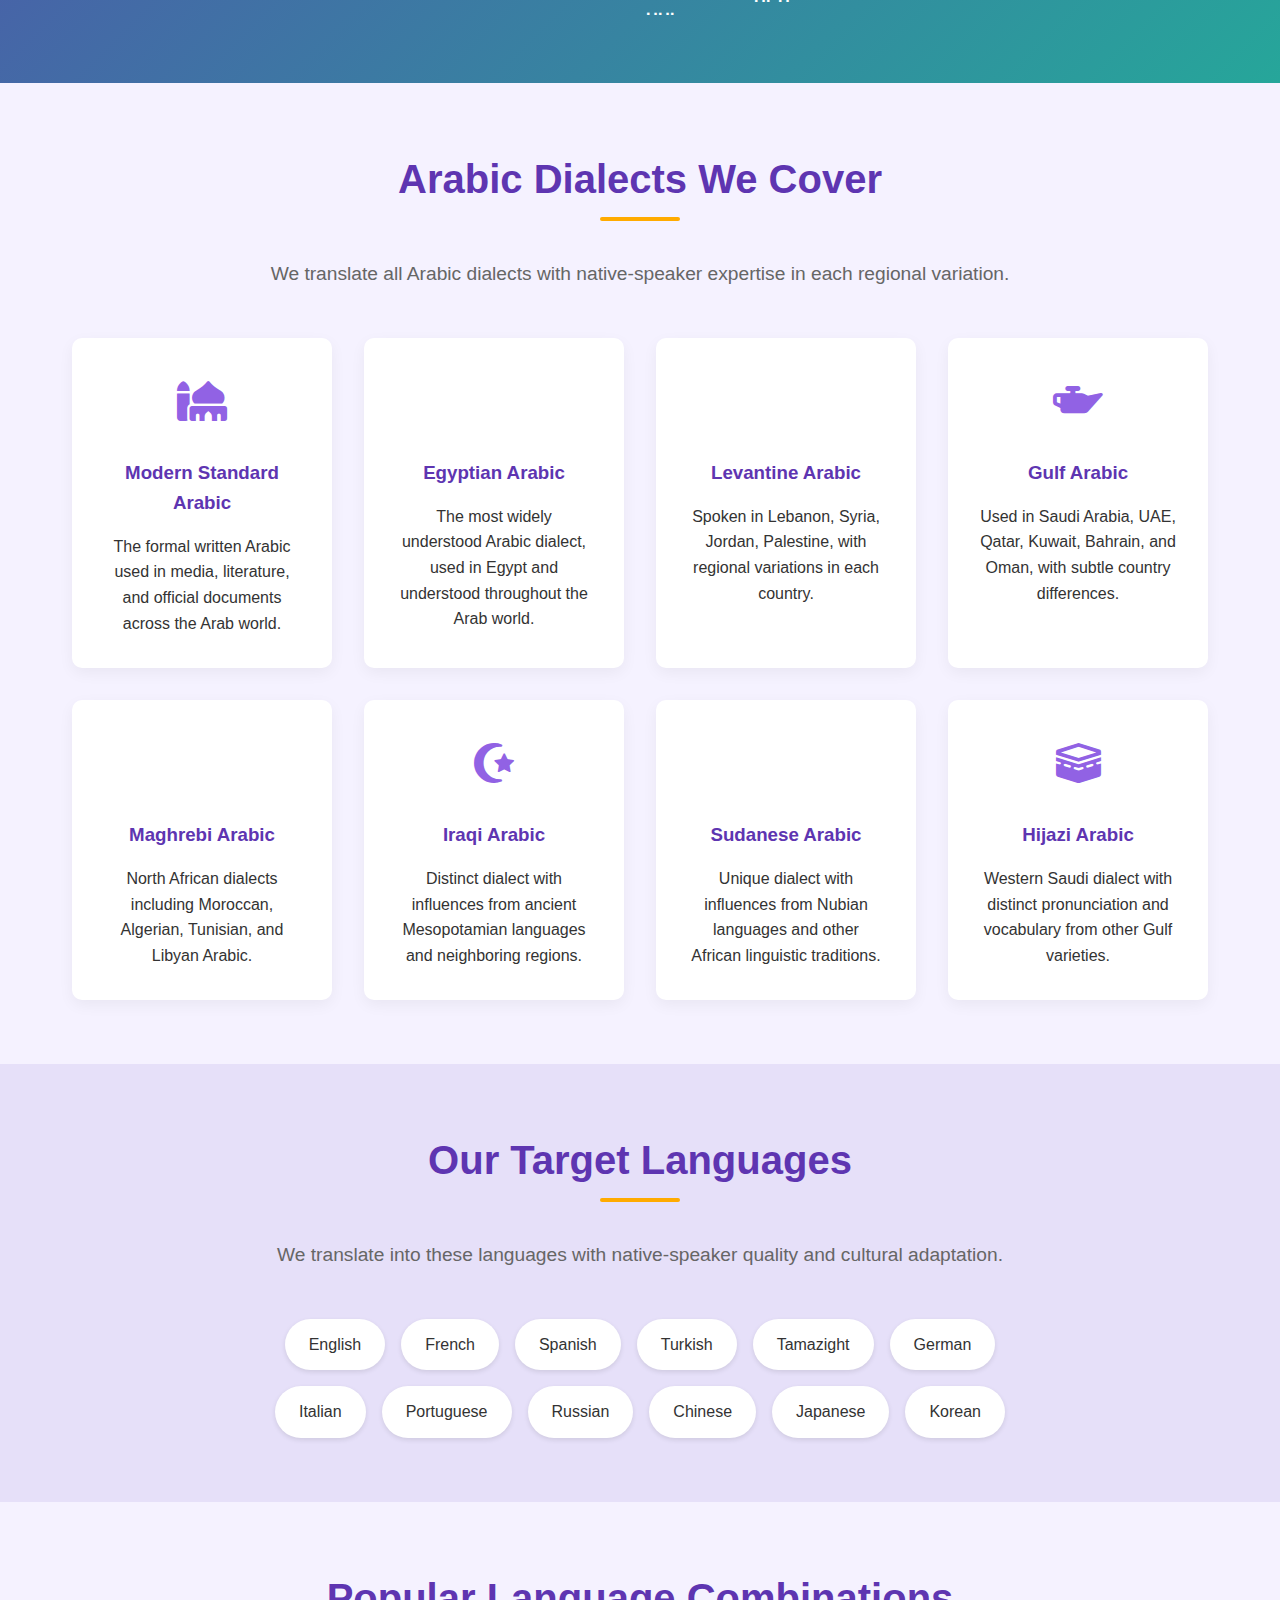
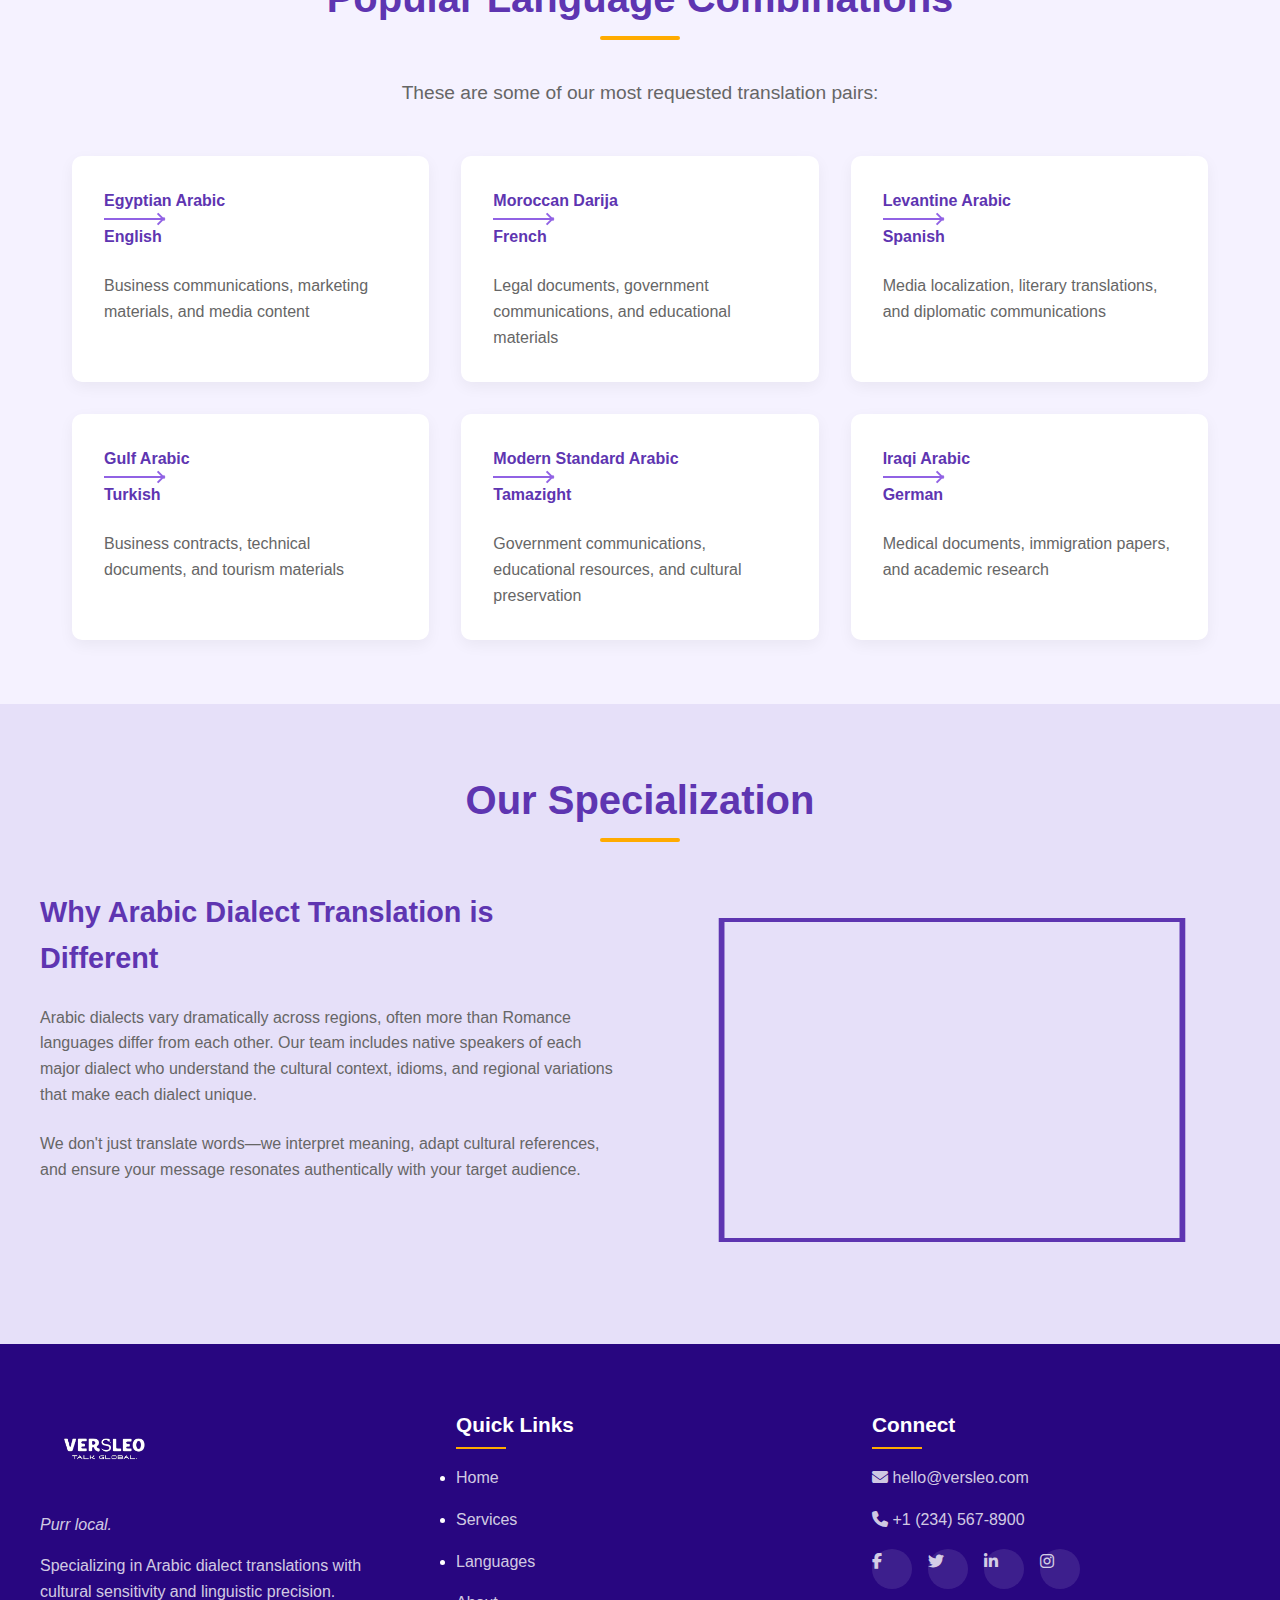
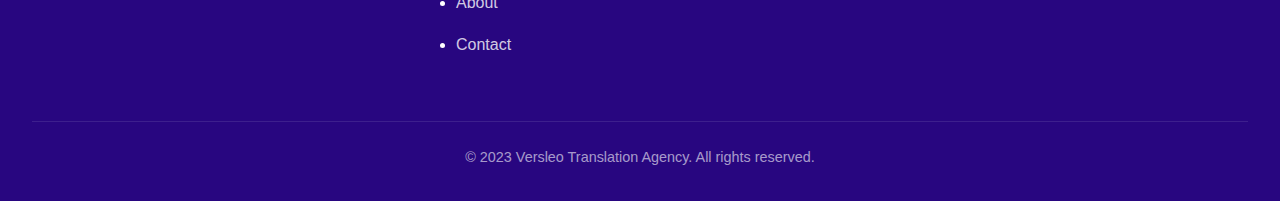
<file: languages.html>
<!DOCTYPE html>
<html lang="en">
<head>
    <meta charset="UTF-8">
    <meta name="viewport" content="width=device-width, initial-scale=1.0">
    <title>Our Languages - Versleo</title>
    <link rel="stylesheet" href="css/style.css">
    <link rel="stylesheet" href="https://cdnjs.cloudflare.com/ajax/libs/font-awesome/6.4.0/css/all.min.css">
</head>
<body>
    <!-- Language Selector -->


    <!-- Dark Mode Toggle -->
    <div class="dark-mode-toggle">
        <span class="moon">⏾</span>
        <span class="sun">☀︎</span>
    </div>

    <!-- Mobile Menu Toggle -->
    <div class="menu-toggle">
        <div class="hamburger">
            <span></span>
            <span></span>
            <span></span>
        </div>
    </div>

    <!-- Header -->
    <header>
        <div class="logo-container">
            <img src="images/logo.png" alt="Versleo Logo" class="logo">
            <div class="snake-trail"></div>
        </div>
        <p class="tagline">Purr local.</p>
    </header>

    <!-- Navigation -->
    <nav>
        <ul class="nav-links">
            <li><a href="index.html">Home</a></li>
            <li><a href="services.html">Services</a></li>
            <li><a href="languages.html" class="active">Languages</a></li>
            <li><a href="about.html">About</a></li>
            <li><a href="contact.html">Contact</a></li>
        </ul>
    </nav>

    <!-- Languages Hero -->
    <section class="page-hero">
        <h1 class="page-title">Our Languages</h1>
        <p class="page-subtitle">Expert translations between Arabic dialects and global languages</p>
        <div class="language-hero-decoration">
            <div class="lang-float l1">⠀⠀⠀⠀⠀⠀⠀⠀⠀⠀⠀⠀⠀⠀⠀⠀⢀⣀⣤⣴⢶⣾⣞⠒⠶⢤⣀⡀⠀⠀⠀⠀⠀⠀⠀⠀⠀⠀⠀⠀⠀⠀⠀⠀⠀⠀⠀⠀⠀⠀⠀⠀⠀⠀
⠀⠀⠀⠀⠀⠀⠀⠀⠀⠀⠀⠀⠀⠀⠀⢰⡟⢩⣇⠀⢛⣿⡟⠀⠀⠀⠙⢿⡲⢤⣀⠀⠀⠀⠀⠀⠀⠀⠀⠀⠀⠀⠀⠀⠀⠀⠀⠀⠀⠀⠀⠀⠀⠀
⠀⠀⠀⠀⠀⠀⠀⠀⠀⠀⠀⠀⠀⠀⠀⠘⣿⡒⡳⠒⠚⠙⠒⠂⠀⠀⠰⡄⢹⡄⢟⢷⣄⠀⠀⠀⠀⠀⠀⠀⠀⠀⠀⠀⠀⠀⠀⠀⠀⠀⠀⠀⠀⠀
⠀⠀⠀⠀⠀⠀⠀⠀⠀⠀⠀⠀⠀⠀⠀⠀⠈⠉⢹⡿⠶⣶⣤⡤⠤⠤⠖⢿⠁⣹⣺⡾⠈⢷⡀⠀⠀⠀⠀⠀⠀⠀⠀⠀⠀⠀⠀⠀⠀⠀⠀⠀⠀⠀
⠀⠀⠀⠀⠀⠀⠀⠀⠀⠀⠀⠀⠀⠀⠀⠀⠀⠀⠈⡇⠀⠀⠘⣗⡒⠒⠒⢺⡏⣹⣽⡇⢰⠀⢳⠀⠀⠀⠀⠀⠀⠀⠀⠀⠀⠀⠀⠀⠀⠀⠀⠀⠀⠀
⠀⠀⠀⠀⠀⠀⠀⠀⠀⠀⠀⠀⠀⠀⠀⠀⠀⠀⢸⠇⠀⠀⡄⢿⣉⠑⠒⢚⣏⣹⠉⡟⡞⢀⡎⡇⠀⠀⠀⠀⠀⠀⠀⠀⠀⠀⠀⠀⠀⠀⠀⠀⠀⠀
⠀⠀⠀⠀⠀⠀⠀⠀⠀⠀⠀⠀⠀⠀⠀⠀⠀⠀⣼⠀⠀⠀⢧⣾⣮⣉⠒⢺⠋⡟⢺⣷⠛⣟⡼⣿⠀⠀⠀⠀⠀⠀⠀⠀⠀⠀⠀⠀⠀⠀⠀⠀⠀⠀
⠀⠀⠀⠀⠀⠀⠀⠀⠀⠀⠀⠀⠀⠀⠀⠀⠀⢠⡏⠀⠀⣇⣼⣾⠃⠈⠁⡏⢸⠷⣇⣼⠚⠋⠀⡟⠀⠀⠀⠀⠀⠀⠀⠀⠀⠀⠀⠀⠀⠀⠀⠀⠀⠀
⠀⠀⠀⠀⠀⠀⠀⠀⠀⠀⠀⠀⠀⠀⠀⠀⢀⣿⠀⣠⢀⣟⣡⡏⠀⠀⣸⠁⣿⣟⣩⡄⢀⠀⣸⠇⠀⠀⠀⠀⠀⠀⠀⠀⠀⠀⠀⠀⠀⠀⠀⠀⠀⠀
⠀⠀⠀⠀⠀⠀⠀⠀⠀⠀⠀⠀⠀⠀⠀⠀⢸⣿⣠⠿⣼⢛⡟⠀⠀⢠⠃⢸⣟⡽⣥⠷⡜⣶⡟⠀⠀⠀⠀⠀⠀⠀⠀⠀⠀⠀⠀⠀⠀⠀⠀⠀⠀⠀
⠀⠀⠀⠀⠀⠀⠀⠀⠀⠀⠀⠀⠀⠀⠀⠀⢸⡇⢹⣶⢯⢯⣉⠒⠶⡞⣠⣿⢯⡴⢧⢼⣿⠏⠀⠀⠀⠀⠀⠀⠀⠀⠀⠀⠀⠀⠀⠀⠀⠀⠀⠀⠀⠀
⠀⠀⠀⠀⠀⠀⠀⠀⠀⠀⠀⠀⠀⠀⠀⠀⠘⣷⣾⣸⠻⢤⣈⠉⣻⠉⢠⣇⣾⣷⣿⠟⠁⠀⠀⠀⠀⠀⠀⠀⠀⠀⠀⠀⠀⠀⠀⠀⠀⠀⠀⠀⠀⠀
⠀⠀⠀⠀⠀⠀⠀⠀⠀⠀⠀⠀⠀⠀⠀⠀⠀⠘⣿⠃⠀⠀⠀⣰⠃⢀⡿⣻⣿⠟⠁⠀⠀⠀⠀⠀⠀⠀⠀⠀⠀⠀⠀⠀⠀⠀⠀⠀⠀⠀⠀⠀⠀⠀
⠀⠀⠀⠀⠀⠀⠀⠀⠀⠀⠀⠀⠀⠀⠀⠀⢀⣼⠋⠀⠀⠀⢠⠇⢀⣾⠟⠋⠀⠀⠀⠀⠀⠀⠀⠀⠀⠀⠀⠀⠀⠀⠀⠀⠀⠀⠀⠀⠀⠀⠀⠀⠀⠀
⠀⠀⠀⠀⠀⠀⠀⠀⠀⠀⠀⠀⠀⠀⠀⠀⣼⠃⠀⠀⠀⠀⠀⢀⣾⠏⠀⠀⠀⠀⠀⠀⠀⠀⠀⠀⠀⠀⠀⠀⠀⠀⠀⠀⠀⠀⠀⠀⠀⠀⠀⠀⠀⠀
⠀⠀⠀⠀⠀⠀⠀⠀⠀⠀⠀⠀⠀⠀⠀⢰⡏⠀⠀⠀⠀⠀⢀⣿⠏⢠⡿⣄⠀⠀⠀⠀⠀⠀⠀⠀⣀⣠⠴⠶⠶⠶⠤⣄⣀⠀⠀⠀⠀⠀⠀⠀⠀⠀
⠀⠀⠀⠀⠀⠀⠀⠀⠀⠀⠀⠀⠀⠀⢠⣿⠀⠀⠀⠀⠀⢀⣾⡏⠀⠀⠻⣝⠷⣄⣀⣀⣀⣤⠶⠛⠁⠀⠀⠀⠀⠀⠀⠈⢻⡙⢶⣄⠀⠀⠀⠀⠀⠀
⠀⠀⠀⠀⠀⠀⠀⣀⣀⣀⣀⣀⣀⠀⢸⡇⡀⠘⢦⣰⢃⣸⣿⠀⠀⠀⠀⠙⢷⣄⣀⣩⣥⡤⠤⠦⠦⠤⢤⣤⣤⣤⣴⡶⠏⠀⠀⠙⡆⠀⠀⠀⠀⠀
⠀⠀⠀⣠⡴⠞⠛⠉⢀⡠⠆⠀⠉⠙⢻⡇⠙⠢⣄⣿⣁⣼⣿⣤⠤⠤⠶⠛⠛⠉⠁⠀⣀⣀⣠⡤⠤⠤⠴⢶⠤⠴⠦⠤⣤⣀⣀⣴⡇⠀⠀⠀⠀⠀
⠀⢀⡞⠁⠀⠀⠀⢠⡎⠀⠀⠀⠀⠀⢸⡇⠲⣄⡀⠙⣇⣼⣿⠀⠀⠀⠀⣀⣤⠶⠚⠛⠉⠀⠀⠀⠀⠀⠀⠈⠙⠓⢦⡀⠀⠀⠙⠛⠦⣤⡀⠀⠀⠀
⢠⡟⠀⠀⠀⠀⠀⢸⣄⣤⣤⢤⣤⣀⣸⡇⠀⠀⠉⣋⣯⣸⣿⣤⡤⠞⠋⠁⠀⠀⠀⠀⠀⠀⠀⠀⠀⠀⠀⠀⠀⠀⠀⢹⡄⠀⠀⠀⠀⠀⠙⢧⡀⠀
⢸⡇⠀⠀⠀⠀⠀⠘⢿⣉⠀⠀⠀⠉⠛⣿⠤⢤⣀⠈⠙⣤⡿⣧⠀⠀⠀⠀⠀⠀⠀⠀⠀⠀⠀⠀⣀⣀⣀⣤⣤⣤⣀⣸⣿⡄⠀⠀⠀⠀⠀⠘⣷⠀
⠸⣧⠀⠀⠀⠀⠀⠀⠀⠙⠛⠒⠒⠚⠛⢻⡆⠠⣄⣉⣉⣹⡼⢻⣧⠀⠀⠀⠀⠀⣀⣠⣤⠶⠟⠛⠋⠉⠀⠀⠀⠀⠀⠀⣹⡇⠀⠀⠀⠀⠀⠀⣹⠀
⠀⠘⢷⣄⠀⠀⠀⠀⠀⠀⠀⠀⠀⠀⠀⠀⢻⣄⠀⠀⠀⠀⠹⣍⠈⠳⣦⣴⡾⠿⠛⠉⠀⠀⠀⠀⠀⠀⠀⠀⠀⠀⣠⡼⠋⠀⠀⠀⠀⠀⠀⢰⡿⡀
⠀⠀⠀⠙⠷⣤⣀⠀⠀⠀⠀⠀⠀⠀⠀⠀⠀⠻⣄⠀⠀⠀⠀⠈⠳⡄⠀⠉⠛⠲⠤⠤⣤⣀⣀⣤⠤⠤⠤⠔⠚⠋⠁⠀⠀⠀⠀⠀⠀⠀⢠⣿⠃⠀
⠀⠀⠀⠀⠀⠈⠙⠛⠶⠤⣤⣤⣤⣤⣤⣤⣴⠶⠿⢧⣄⠀⠀⠀⠀⠀⠀⠀⠀⠀⠀⠀⠀⠀⠀⠀⠀⠀⠀⠀⠀⠀⠀⠀⠀⠀⠀⠀⢀⣴⡿⠁⠀⠀
⠀⠀⠀⠀⠀⠀⠀⠀⠀⠀⠀⠀⠀⠀⠀⠀⠀⠀⠀⠀⠉⠳⢦⣀⡀⠀⠀⠀⠀⠀⠀⠀⠀⠀⠀⠀⠀⠀⠀⠀⠀⠀⠀⠀⠀⣀⣤⣶⠟⠋⠀⠀⠀⠀
⠀⠀⠀⠀⠀⠀⠀⠀⠀⠀⠀⠀⠀⠀⠀⠀⠀⠀⠀⠀⠀⠀⠀⠈⠙⠒⠲⠤⠤⢤⣄⣀⣀⣀⣀⣀⣀⣠⣤⣤⣤⡤⠶⠶⠛⠛⠉⠀⠀⠀⠀⠀⠀⠀
⠀⠀⠀⠀⠀⠀⠀⠀⠀⠀⠀⠀⠀⠀⠀⠀⠀⠀⠀⠀⠀⠀⠀⠀⠀⠀⠀⢀⣀⣀⠀⠀⠀⠀⠀⠀⠈⠉⠈⠁⠀⠀⠀⠀⠀⠀⠀⠀⠀⠀⠀⠀⠀⠀</div>

        </div>
    </section>

    <!-- Arabic Dialects Section -->
    <section class="dialects-section">
        <h2 class="section-title">Arabic Dialects We Cover</h2>
        <p class="section-intro">We translate all Arabic dialects with native-speaker expertise in each regional variation.</p>
        
        <div class="dialects-grid">
            <div class="dialect-card">
                <div class="dialect-icon"><i class="fas fa-mosque"></i></div>
                <h3>Modern Standard Arabic</h3>
                <p>The formal written Arabic used in media, literature, and official documents across the Arab world.</p>
            </div>
            
            <div class="dialect-card">
                <div class="dialect-icon"><i class="fas fa-sphinx"></i></div>
                <h3>Egyptian Arabic</h3>
                <p>The most widely understood Arabic dialect, used in Egypt and understood throughout the Arab world.</p>
            </div>
            
            <div class="dialect-card">
                <div class="dialect-icon"><i class="fas fa-cedar-tree"></i></div>
                <h3>Levantine Arabic</h3>
                <p>Spoken in Lebanon, Syria, Jordan, Palestine, with regional variations in each country.</p>
            </div>
            
            <div class="dialect-card">
                <div class="dialect-icon"><i class="fas fa-oil-can"></i></div>
                <h3>Gulf Arabic</h3>
                <p>Used in Saudi Arabia, UAE, Qatar, Kuwait, Bahrain, and Oman, with subtle country differences.</p>
            </div>
            
            <div class="dialect-card">
                <div class="dialect-icon"><i class="fas fa-camel"></i></div>
                <h3>Maghrebi Arabic</h3>
                <p>North African dialects including Moroccan, Algerian, Tunisian, and Libyan Arabic.</p>
            </div>
            
            <div class="dialect-card">
                <div class="dialect-icon"><i class="fas fa-star-and-crescent"></i></div>
                <h3>Iraqi Arabic</h3>
                <p>Distinct dialect with influences from ancient Mesopotamian languages and neighboring regions.</p>
            </div>
            
            <div class="dialect-card">
                <div class="dialect-icon"><i class="fas fa-wheat"></i></div>
                <h3>Sudanese Arabic</h3>
                <p>Unique dialect with influences from Nubian languages and other African linguistic traditions.</p>
            </div>
            
            <div class="dialect-card">
                <div class="dialect-icon"><i class="fas fa-kaaba"></i></div>
                <h3>Hijazi Arabic</h3>
                <p>Western Saudi dialect with distinct pronunciation and vocabulary from other Gulf varieties.</p>
            </div>
        </div>
    </section>

    <!-- Target Languages Section -->
    <section class="target-languages">
        <h2 class="section-title">Our Target Languages</h2>
        <p class="section-intro">We translate into these languages with native-speaker quality and cultural adaptation.</p>
        
        <div class="language-cloud">
            <div class="language-tag" data-lang="en">English</div>
            <div class="language-tag" data-lang="fr">French</div>
            <div class="language-tag" data-lang="es">Spanish</div>
            <div class="language-tag" data-lang="tr">Turkish</div>
            <div class="language-tag" data-lang="ber">Tamazight</div>
            <div class="language-tag" data-lang="de">German</div>
            <div class="language-tag" data-lang="it">Italian</div>
            <div class="language-tag" data-lang="pt">Portuguese</div>
            <div class="language-tag" data-lang="ru">Russian</div>
            <div class="language-tag" data-lang="zh">Chinese</div>
            <div class="language-tag" data-lang="ja">Japanese</div>
            <div class="language-tag" data-lang="ko">Korean</div>
        </div>
    </section>

    <!-- Language Combinations -->
    <section class="combinations-section">
        <h2 class="section-title">Popular Language Combinations</h2>
        <p class="section-intro">These are some of our most requested translation pairs:</p>
        
        <div class="combination-grid">
            <div class="combination-card">
                <div class="lang-pair">
                    <span class="from-lang">Egyptian Arabic</span>
                    <div class="arrow-container">
                        <div class="arrow"></div>
                    </div>
                    <span class="to-lang">English</span>
                </div>
                <p>Business communications, marketing materials, and media content</p>
            </div>
            
            <div class="combination-card">
                <div class="lang-pair">
                    <span class="from-lang">Moroccan Darija</span>
                    <div class="arrow-container">
                        <div class="arrow"></div>
                    </div>
                    <span class="to-lang">French</span>
                </div>
                <p>Legal documents, government communications, and educational materials</p>
            </div>
            
            <div class="combination-card">
                <div class="lang-pair">
                    <span class="from-lang">Levantine Arabic</span>
                    <div class="arrow-container">
                        <div class="arrow"></div>
                    </div>
                    <span class="to-lang">Spanish</span>
                </div>
                <p>Media localization, literary translations, and diplomatic communications</p>
            </div>
            
            <div class="combination-card">
                <div class="lang-pair">
                    <span class="from-lang">Gulf Arabic</span>
                    <div class="arrow-container">
                        <div class="arrow"></div>
                    </div>
                    <span class="to-lang">Turkish</span>
                </div>
                <p>Business contracts, technical documents, and tourism materials</p>
            </div>
            
            <div class="combination-card">
                <div class="lang-pair">
                    <span class="from-lang">Modern Standard Arabic</span>
                    <div class="arrow-container">
                        <div class="arrow"></div>
                    </div>
                    <span class="to-lang">Tamazight</span>
                </div>
                <p>Government communications, educational resources, and cultural preservation</p>
            </div>
            
            <div class="combination-card">
                <div class="lang-pair">
                    <span class="from-lang">Iraqi Arabic</span>
                    <div class="arrow-container">
                        <div class="arrow"></div>
                    </div>
                    <span class="to-lang">German</span>
                </div>
                <p>Medical documents, immigration papers, and academic research</p>
            </div>
        </div>
    </section>

    <!-- Specialization Section -->
    <section class="specialization-section">
        <h2 class="section-title">Our Specialization</h2>
        <div class="specialization-content">
            <div class="specialization-text">
                <h3>Why Arabic Dialect Translation is Different</h3>
                <p>Arabic dialects vary dramatically across regions, often more than Romance languages differ from each other. Our team includes native speakers of each major dialect who understand the cultural context, idioms, and regional variations that make each dialect unique.</p>
                <p>We don't just translate words—we interpret meaning, adapt cultural references, and ensure your message resonates authentically with your target audience.</p>
                <a href="contact.html" class="cta-button">Discuss Your Project</a>
            </div>
            <div class="specialization-visual">
                <div class="arabic-map">
                    <div class="map-point" style="top: 30%; left: 20%">MSA</div>
                    <div class="map-point" style="top: 40%; left: 30%">Egyptian</div>
                    <div class="map-point" style="top: 25%; left: 40%">Levantine</div>
                    <div class="map-point" style="top: 45%; left: 50%">Gulf</div>
                    <div class="map-point" style="top: 20%; left: 15%">Maghrebi</div>
                    <div class="map-point" style="top: 50%; left: 45%">Iraqi</div>
                    <div class="map-point" style="top: 60%; left: 40%">Sudanese</div>
                </div>
            </div>
        </div>
    </section>

    <!-- Footer -->
    <footer>
        <div class="footer-content">
            <div class="footer-column">
                <img src="images/logo.png" alt="Versleo Logo" class="footer-logo">
                <p class="footer-tagline">Purr local.</p>
                <p>Specializing in Arabic dialect translations with cultural sensitivity and linguistic precision.</p>
            </div>
            <div class="footer-column">
                <h3>Quick Links</h3>
                <ul>
                    <li><a href="index.html">Home</a></li>
                    <li><a href="services.html">Services</a></li>
                    <li><a href="languages.html">Languages</a></li>
                    <li><a href="about.html">About</a></li>
                    <li><a href="contact.html">Contact</a></li>
                </ul>
            </div>
            <div class="footer-column">
                <h3>Connect</h3>
                <p><i class="fas fa-envelope"></i> hello@versleo.com</p>
                <p><i class="fas fa-phone"></i> +1 (234) 567-8900</p>
                <div class="social-links">
                    <a href="#" class="social-link"><i class="fab fa-facebook-f"></i></a>
                    <a href="#" class="social-link"><i class="fab fa-twitter"></i></a>
                    <a href="#" class="social-link"><i class="fab fa-linkedin-in"></i></a>
                    <a href="#" class="social-link"><i class="fab fa-instagram"></i></a>
                </div>
            </div>
        </div>
        <div class="copyright">
            &copy; 2023 Versleo Translation Agency. All rights reserved.
        </div>
    </footer>

    <script src="js/script.js"></script>
</body>
</html>
</file>
<file: css/style.css>
/* Base Styles */
:root {
    --primary: #5e35b1;
    --primary-light: #9162e4;
    --primary-dark: #280680;
    --secondary: #26a69a;
    --secondary-light: #64d8cb;
    --secondary-dark: #00766c;
    --background: #f5f2ff;
    --background-dark: #e6e0f9;
    --text: #333;
    --text-light: #666;
    --text-lighter: #999;
    --accent: #ffab00;
    --accent-light: #ffdd4b;
    --accent-dark: #c67c00;
    --snake: #388e3c;
    --snake-light: #6abf69;
    --snake-dark: #00600f;
    --white: #fff;
    --black: #000;
    --gray: #ddd;
    --gray-light: #eee;
    --gray-dark: #aaa;
}

* {
    margin: 0;
    padding: 0;
    box-sizing: border-box;
    font-family: 'Segoe UI', Tahoma, Geneva, Verdana, sans-serif;
}

body {
    background-color: var(--background);
    color: var(--text);
    overflow-x: hidden;
    line-height: 1.6;
    transition: all 0.3s ease;
}

/* Dark Mode Styles */
body.dark-mode {
    --background: #121212;
    --background-dark: #1e1e1e;
    --text: #e0e0e0;
    --text-light: #b0b0b0;
    --text-lighter: #808080;
    --gray: #444;
    --gray-light: #333;
    --gray-dark: #555;
}

/* Language Selector */
.language-selector {
    position: fixed;
    top: 20px;
    right: 20px;
    z-index: 1000;
    display: flex;
    gap: 5px;
    background: rgba(255, 255, 255, 0.9);
    padding: 5px;
    border-radius: 30px;
    box-shadow: 0 2px 10px rgba(0, 0, 0, 0.1);
    transition: all 0.3s ease;
}

body.dark-mode .language-selector {
    background: rgba(30, 30, 30, 0.9);
    box-shadow: 0 2px 10px rgba(0, 0, 0, 0.3);
}

.language-btn {
    background: var(--primary);
    color: white;
    border: none;
    border-radius: 50%;
    width: 40px;
    height: 40px;
    cursor: pointer;
    font-weight: bold;
    transition: all 0.3s ease;
    box-shadow: 0 2px 5px rgba(0, 0, 0, 0.2);
    display: flex;
    align-items: center;
    justify-content: center;
}

.language-btn:hover {
    transform: translateY(-3px);
    box-shadow: 0 4px 8px rgba(0, 0, 0, 0.3);
    background: var(--primary-light);
}

/* Dark Mode Toggle */
.dark-mode-toggle {
    position: fixed;
    bottom: 20px;
    right: 20px;
    z-index: 1000;
    background: var(--primary);
    color: white;
    width: 50px;
    height: 50px;
    border-radius: 50%;
    display: flex;
    align-items: center;
    justify-content: center;
    cursor: pointer;
    box-shadow: 0 2px 5px rgba(0, 0, 0, 0.2);
    transition: all 0.3s ease;
    overflow: hidden;
}

.dark-mode-toggle:hover {
    transform: scale(1.1);
}

.dark-mode-toggle .moon,
.dark-mode-toggle .sun {
    position: absolute;
    transition: all 0.3s ease;
}

.dark-mode-toggle .sun {
    opacity: 0;
    transform: translateY(100%);
}

body.dark-mode .dark-mode-toggle .moon {
    opacity: 0;
    transform: translateY(-100%);
}

body.dark-mode .dark-mode-toggle .sun {
    opacity: 1;
    transform: translateY(0);
}

/* Header Styles */
header {
    padding: 2rem;
    text-align: center;
    position: relative;
    overflow: hidden;
}

.logo-container {
    display: flex;
    justify-content: center;
    align-items: center;
    margin-bottom: 1rem;
    position: relative;
}

.logo {
    height: 420px;
    transition: all 0.3s ease;
    position: relative;
    z-index: 2;
}

.snake-trail {
    position: absolute;
    width: 10px;
    height: 10px;
    background: var(--snake);
    border-radius: 50%;
    z-index: 1;
    opacity: 0.02;
    animation: snakeTrail 8s infinite linear;
}

@keyframes snakeTrail {
    0% {
        transform: translate(-50px, -30px) scale(0.8);
        opacity: 0.2;
    }
    25% {
        transform: translate(30px, -50px) scale(1);
        opacity: 0.3;
    }
    50% {
        transform: translate(50px, 30px) scale(0.9);
        opacity: 0.2;
    }
    75% {
        transform: translate(-30px, 50px) scale(1.1);
        opacity: 0.4;
    }
    100% {
        transform: translate(-50px, -30px) scale(0.8);
        opacity: 0.2;
    }
}

.tagline {
    font-style: italic;
    color: var(--primary-light);
    margin-top: 0.5rem;
    font-size: 1.2rem;
    animation: fadeIn 2s ease-in-out;
}

/* Navigation */
nav {
    display: flex;
    justify-content: center;
    margin: 2rem 0;
    position: relative;
}

.nav-links {
    display: flex;
    list-style: none;
    gap: 2rem;
    position: relative;
}

.nav-links li a {
    text-decoration: none;
    color: var(--text);
    font-weight: 600;
    padding: 0.5rem 1rem;
    border-radius: 20px;
    transition: all 0.3s ease;
    position: relative;
}

.nav-links li a:hover {
    color: var(--primary);
    background: rgba(94, 53, 177, 0.1);
}

.nav-links li a.active {
    color: var(--primary);
    background: rgba(94, 53, 177, 0.1);
}

.nav-links li a::after {
    content: '';
    position: absolute;
    bottom: 0;
    left: 50%;
    transform: translateX(-50%);
    width: 0;
    height: 2px;
    background: var(--primary);
    transition: width 0.3s ease;
}

.nav-links li a:hover::after,
.nav-links li a.active::after {
    width: 70%;
}

/* Mobile Menu Toggle */
.menu-toggle {
    display: none;
    cursor: pointer;
    position: fixed;
    top: 20px;
    left: 20px;
    z-index: 1000;
    background: var(--primary);
    color: white;
    width: 50px;
    height: 50px;
    border-radius: 50%;
    display: flex;
    align-items: center;
    justify-content: center;
    box-shadow: 0 2px 5px rgba(0, 0, 0, 0.2);
    transition: all 0.3s ease;
}

.hamburger span {
    display: block;
    width: 24px;
    height: 2px;
    background: white;
    margin: 4px 0;
    transition: all 0.3s ease;
}

.menu-toggle.active .hamburger span:nth-child(1) {
    transform: translateY(6px) rotate(45deg);
}

.menu-toggle.active .hamburger span:nth-child(2) {
    opacity: 0;
}

.menu-toggle.active .hamburger span:nth-child(3) {
    transform: translateY(-6px) rotate(-45deg);
}

/* Hero Section */
.hero {
    padding: 6rem 2rem;
    text-align: center;
    position: relative;
    overflow: hidden;
    min-height: 70vh;
    display: flex;
    flex-direction: column;
    justify-content: center;
    align-items: center;
}

.hero::before {
    content: '';
    position: absolute;
    top: 0;
    left: 0;
    width: 100%;
    height: 100%;
    background: linear-gradient(135deg, rgba(94, 53, 177, 0.1) 0%, rgba(38, 166, 154, 0.1) 100%);
    z-index: -1;
    border-radius: 0 0 50% 50% / 0 0 20% 20%;
    transform: scaleX(1.5);
}

body.dark-mode .hero::before {
    background: linear-gradient(135deg, rgba(94, 53, 177, 0.05) 0%, rgba(38, 166, 154, 0.05) 100%);
}

.hero-title {
    font-size: 3.5rem;
    margin-bottom: 1.5rem;
    color: var(--primary);
    opacity: 0;
    transform: translateY(20px);
    animation: fadeInUp 1s forwards 0.3s;
}

.hero-text {
    font-size: 1.4rem;
    max-width: 800px;
    margin: 0 auto 2rem;
    color: var(--text-light);
    opacity: 0;
    transform: translateY(20px);
    animation: fadeInUp 1s forwards 0.5s;
}

/* Page Hero (for other pages) */
.page-hero {
    padding: 8rem 2rem 4rem;
    text-align: center;
    position: relative;
    overflow: hidden;
    background: linear-gradient(135deg, var(--primary) 0%, var(--secondary) 100%);
    color: white;
}

.page-title {
    font-size: 3rem;
    margin-bottom: 1rem;
    position: relative;
    z-index: 2;
}

.page-subtitle {
    font-size: 1.4rem;
    opacity: 0.9;
    position: relative;
    z-index: 2;
}

/* Floating elements */
.floating {
    position: absolute;
    opacity: 0.1;
    z-index: -1;
    animation: float 6s ease-in-out infinite;
    font-size: 4rem;
}

.floating-1 {
    top: 10%;
    left: 5%;
    animation-delay: 0s;
    color: var(--primary);
}

.floating-2 {
    top: 30%;
    right: 5%;
    animation-delay: 1s;
    color: var(--secondary);
}

.floating-3 {
    bottom: 20%;
    left: 10%;
    animation-delay: 2s;
    color: var(--accent);
}

.floating-4 {
    top: 70%;
    right: 15%;
    animation-delay: 1.5s;
    color: var(--snake);
}

.floating-5 {
    top: 50%;
    left: 20%;
    animation-delay: 2.5s;
    color: var(--primary-light);
}

body.dark-mode .floating {
    opacity: 0.05;
}

/* Language bubbles in hero */
.language-bubbles {
    position: absolute;
    width: 100%;
    height: 100%;
    top: 0;
    left: 0;
    overflow: hidden;
    z-index: -1;
}

.language-bubbles::before {
    content: '-`♡´-';
    position: absolute;
    top: 20%;
    left: 10%;
    font-size: 2rem;
    color: rgba(94, 53, 177, 0.1);
    animation: float 8s ease-in-out infinite;
}

.language-bubbles::after {
    content: '-`♡´-';
    position: absolute;
    bottom: 30%;
    right: 10%;
    font-size: 2rem;
    color: rgba(38, 166, 154, 0.1);
    animation: float 10s ease-in-out infinite reverse;
}

/* CTA Button */
.cta-button {
    display: inline-block;
    background: var(--primary);
    color: white;
    padding: 1rem 2.5rem;
    border-radius: 30px;
    text-decoration: none;
    font-weight: 600;
    transition: all 0.3s ease;
    box-shadow: 0 4px 6px rgba(0, 0, 0, 0.1);
    opacity: 0;
    transform: translateY(20px);
    animation: fadeInUp 1s forwards 0.7s;
    position: relative;
    overflow: hidden;
    z-index: 1;
}

.cta-button::before {
    content: '';
    position: absolute;
    top: 0;
    left: -100%;
    width: 100%;
    height: 100%;
    background: linear-gradient(90deg, transparent, rgba(255, 255, 255, 0.2), transparent);
    transition: all 0.5s ease;
    z-index: -1;
}

.cta-button:hover {
    background: var(--primary-light);
    transform: translateY(-3px);
    box-shadow: 0 6px 12px rgba(0, 0, 0, 0.15);
}

.cta-button:hover::before {
    left: 100%;
}

.cta-button.primary {
    background: var(--primary);
}

.cta-button.secondary {
    background: transparent;
    border: 2px solid var(--primary);
    color: var(--primary);
}

.cta-button.secondary:hover {
    background: var(--primary);
    color: white;
}

/* Section Titles */
.section-title {
    text-align: center;
    font-size: 2.5rem;
    margin-bottom: 3rem;
    color: var(--primary);
    position: relative;
    display: inline-block;
    width: 100%;
}

.section-title::after {
    content: '';
    position: absolute;
    bottom: -10px;
    left: 50%;
    transform: translateX(-50%);
    width: 80px;
    height: 4px;
    background: var(--accent);
    border-radius: 3px;
}

.section-intro {
    text-align: center;
    max-width: 800px;
    margin: 0 auto 3rem;
    color: var(--text-light);
    font-size: 1.2rem;
}

/* Services Preview */
.services-preview {
    padding: 6rem 2rem;
    background: white;
    position: relative;
    overflow: hidden;
}

body.dark-mode .services-preview {
    background: var(--background-dark);
}

.services-carousel {
    display: flex;
    gap: 2rem;
    max-width: 1200px;
    margin: 0 auto;
    padding: 1rem;
    overflow-x: auto;
    scroll-snap-type: x mandatory;
    scrollbar-width: none;
}

.services-carousel::-webkit-scrollbar {
    display: none;
}

.service-card {
    background: var(--background);
    border-radius: 15px;
    padding: 2rem;
    transition: all 0.3s ease;
    position: relative;
    overflow: hidden;
    z-index: 1;
    min-width: 300px;
    scroll-snap-align: start;
    box-shadow: 0 5px 15px rgba(0, 0, 0, 0.05);
}

body.dark-mode .service-card {
    background: var(--background-dark);
    box-shadow: 0 5px 15px rgba(0, 0, 0, 0.1);
}

.service-card::before {
    content: '';
    position: absolute;
    top: 0;
    left: 0;
    width: 100%;
    height: 100%;
    background: linear-gradient(45deg, var(--primary-light), var(--secondary));
    opacity: 0;
    transition: opacity 0.3s ease;
    z-index: -1;
}

.service-card:hover {
    transform: translateY(-10px);
    box-shadow: 0 10px 20px rgba(0, 0, 0, 0.1);
}

.service-card:hover::before {
    opacity: 0.1;
}

.service-card h3 {
    font-size: 1.5rem;
    margin-bottom: 1rem;
    color: var(--primary);
}

.service-card p {
    color: var(--text-light);
}

.service-icon {
    font-size: 2.5rem;
    margin-bottom: 1rem;
    color: var(--primary-light);
}

.see-all {
    display: inline-block;
    margin-top: 2rem;
    color: var(--primary);
    font-weight: 600;
    text-decoration: none;
    transition: all 0.3s ease;
    position: relative;
}

.see-all::after {
    content: '';
    position: absolute;
    bottom: -2px;
    left: 0;
    width: 0;
    height: 2px;
    background: var(--primary);
    transition: width 0.3s ease;
}

.see-all:hover::after {
    width: 100%;
}

/* Languages Preview */
.languages-preview {
    padding: 6rem 2rem;
    position: relative;
    overflow: hidden;
}

.language-highlights {
    display: flex;
    flex-wrap: wrap;
    justify-content: center;
    gap: 2rem;
    max-width: 1000px;
    margin: 0 auto;
}

.language-pair {
    display: flex;
    align-items: center;
    gap: 1rem;
    padding: 1.5rem;
    background: white;
    border-radius: 10px;
    box-shadow: 0 5px 15px rgba(0, 0, 0, 0.05);
    transition: all 0.3s ease;
}

body.dark-mode .language-pair {
    background: var(--background-dark);
    box-shadow: 0 5px 15px rgba(0, 0, 0, 0.1);
}

.language-pair:hover {
    transform: translateY(-5px);
    box-shadow: 0 8px 20px rgba(0, 0, 0, 0.1);
}

.from-lang, .to-lang {
    font-weight: 600;
    color: var(--primary);
}

.arrow-container {
    position: relative;
    width: 60px;
    height: 10px;
}

.arrow {
    position: absolute;
    width: 100%;
    height: 2px;
    background: var(--primary-light);
    top: 50%;
    transform: translateY(-50%);
}

.arrow::before, .arrow::after {
    content: '';
    position: absolute;
    width: 10px;
    height: 2px;
    background: var(--primary-light);
    right: 0;
}

.arrow::before {
    transform: rotate(45deg) translateY(-3px);
}

.arrow::after {
    transform: rotate(-45deg) translateY(3px);
}

/* Testimonials */
.testimonials {
    padding: 6rem 2rem;
    background: var(--background-dark);
    position: relative;
}

.testimonial-slider {
    max-width: 800px;
    margin: 0 auto;
    position: relative;
    height: 200px;
    overflow: hidden;
}

.testimonial {
    position: absolute;
    top: 0;
    left: 0;
    width: 100%;
    height: 100%;
    opacity: 0;
    transition: opacity 0.5s ease;
    display: flex;
    flex-direction: column;
    justify-content: center;
    text-align: center;
}

.testimonial.active {
    opacity: 1;
}

.quote {
    font-size: 1.4rem;
    font-style: italic;
    margin-bottom: 1rem;
    position: relative;
}

.quote::before, .quote::after {
    content: '"';
    font-size: 2rem;
    color: var(--primary-light);
    opacity: 0.5;
}

.quote::before {
    margin-right: 0.5rem;
}

.quote::after {
    margin-left: 0.5rem;
}

.author {
    font-weight: 600;
    color: var(--primary);
}

.testimonial-dots {
    display: flex;
    justify-content: center;
    gap: 1rem;
    margin-top: 2rem;
}

.dot {
    width: 12px;
    height: 12px;
    border-radius: 50%;
    background: var(--gray);
    cursor: pointer;
    transition: all 0.3s ease;
}

.dot.active {
    background: var(--primary);
    transform: scale(1.2);
}

/* CTA Section */
.cta-section {
    padding: 6rem 2rem;
    background: linear-gradient(135deg, var(--primary) 0%, var(--secondary) 100%);
    color: white;
    text-align: center;
    position: relative;
    overflow: hidden;
}

.cta-content {
    max-width: 800px;
    margin: 0 auto;
    position: relative;
    z-index: 2;
}

.cta-section h2 {
    font-size: 2.5rem;
    margin-bottom: 1.5rem;
}

.cta-section p {
    font-size: 1.2rem;
    margin-bottom: 2rem;
    opacity: 0.9;
}

.cta-buttons {
    display: flex;
    justify-content: center;
    gap: 1.5rem;
    flex-wrap: wrap;
}

/* Footer */
footer {
    background: var(--primary-dark);
    color: white;
    padding: 4rem 2rem 2rem;
    position: relative;
}

.footer-content {
    max-width: 1200px;
    margin: 0 auto;
    display: grid;
    grid-template-columns: repeat(auto-fit, minmax(250px, 1fr));
    gap: 3rem;
    text-align: left;
}

.footer-column h3 {
    font-size: 1.3rem;
    margin-bottom: 1.5rem;
    position: relative;
    display: inline-block;
}

.footer-column h3::after {
    content: '';
    position: absolute;
    bottom: -8px;
    left: 0;
    width: 50px;
    height: 2px;
    background: var(--accent);
}

.footer-column p, .footer-column a {
    color: rgba(255, 255, 255, 0.8);
    margin-bottom: 1rem;
    display: block;
    text-decoration: none;
    transition: all 0.3s ease;
}

.footer-column a:hover {
    color: white;
    transform: translateX(5px);
}

.footer-logo {
    height: 80px;
    margin-bottom: 1rem;
}

.footer-tagline {
    font-style: italic;
    margin-bottom: 1rem;
    color: rgba(255, 255, 255, 0.7);
}

.social-links {
    display: flex;
    gap: 1rem;
    margin-top: 1rem;
}

.social-link {
    display: inline-flex;
    align-items: center;
    justify-content: center;
    width: 40px;
    height: 40px;
    background: rgba(255, 255, 255, 0.1);
    border-radius: 50%;
    transition: all 0.3s ease;
    color: white;
}

.social-link:hover {
    background: var(--accent);
    transform: translateY(-3px);
}

.copyright {
    margin-top: 3rem;
    padding-top: 1.5rem;
    border-top: 1px solid rgba(255, 255, 255, 0.1);
    color: rgba(255, 255, 255, 0.6);
    font-size: 0.9rem;
    text-align: center;
}

/* Page-specific styles */
/* Services Page */
.services-grid-section {
    padding: 4rem 2rem;
}

.services-grid {
    display: grid;
    grid-template-columns: repeat(auto-fit, minmax(350px, 1fr));
    gap: 2rem;
    max-width: 1200px;
    margin: 0 auto;
}

.service-card.detailed {
    padding: 2.5rem;
}

.service-card.detailed h3 {
    font-size: 1.8rem;
    margin-bottom: 1.5rem;
}

.service-card.detailed p {
    margin-bottom: 1.5rem;
    font-size: 1.1rem;
}

.service-details h4 {
    color: var(--primary);
    margin-bottom: 0.5rem;
    font-size: 1.2rem;
}

.service-details ul {
    list-style: none;
    margin-top: 1rem;
}

.service-details li {
    margin-bottom: 0.5rem;
    position: relative;
    padding-left: 1.5rem;
    color: var(--text-light);
}

.service-details li::before {
    content: '→';
    position: absolute;
    left: 0;
    color: var(--primary-light);
}

/* Process Section */
.process-section {
    padding: 4rem 2rem;
    background: var(--background-dark);
    margin-top: 4rem;
}

.process-steps {
    display: flex;
    flex-wrap: wrap;
    justify-content: center;
    gap: 2rem;
    max-width: 1200px;
    margin: 0 auto;
}

.process-step {
    flex: 1;
    min-width: 200px;
    background: white;
    padding: 2rem;
    border-radius: 10px;
    text-align: center;
    transition: all 0.3s ease;
    box-shadow: 0 5px 15px rgba(0, 0, 0, 0.05);
}

body.dark-mode .process-step {
    background: var(--background);
}

.process-step:hover {
    transform: translateY(-10px);
    box-shadow: 0 10px 20px rgba(0, 0, 0, 0.1);
}

.step-number {
    width: 50px;
    height: 50px;
    background: var(--primary);
    color: white;
    border-radius: 50%;
    display: flex;
    align-items: center;
    justify-content: center;
    font-size: 1.5rem;
    font-weight: bold;
    margin: 0 auto 1.5rem;
}

.process-step h3 {
    margin-bottom: 1rem;
    color: var(--primary);
}

/* Languages Page */
.dialects-section {
    padding: 4rem 2rem;
    max-width: 1200px;
    margin: 0 auto;
}

.dialects-grid {
    display: grid;
    grid-template-columns: repeat(auto-fit, minmax(250px, 1fr));
    gap: 2rem;
}

.dialect-card {
    background: white;
    padding: 2rem;
    border-radius: 10px;
    text-align: center;
    transition: all 0.3s ease;
    box-shadow: 0 5px 15px rgba(0, 0, 0, 0.05);
}

body.dark-mode .dialect-card {
    background: var(--background-dark);
}

.dialect-card:hover {
    transform: translateY(-5px);
    box-shadow: 0 10px 20px rgba(0, 0, 0, 0.1);
}

.dialect-icon {
    font-size: 2.5rem;
    color: var(--primary-light);
    margin-bottom: 1.5rem;
}

.dialect-card h3 {
    margin-bottom: 1rem;
    color: var(--primary);
}

/* Language Cloud */
.target-languages {
    padding: 4rem 2rem;
    background: var(--background-dark);
}

.language-cloud {
    display: flex;
    flex-wrap: wrap;
    justify-content: center;
    gap: 1rem;
    max-width: 800px;
    margin: 0 auto;
}

.language-tag {
    background: white;
    padding: 0.8rem 1.5rem;
    border-radius: 30px;
    box-shadow: 0 2px 5px rgba(0, 0, 0, 0.1);
    transition: all 0.3s ease;
    cursor: default;
    font-weight: 500;
}

body.dark-mode .language-tag {
    background: var(--background);
}

.language-tag:hover {
    background: var(--primary);
    color: white;
    transform: scale(1.1);
    box-shadow: 0 5px 15px rgba(94, 53, 177, 0.3);
}

/* Combinations Section */
.combinations-section {
    padding: 4rem 2rem;
    max-width: 1200px;
    margin: 0 auto;
}

.combination-grid {
    display: grid;
    grid-template-columns: repeat(auto-fit, minmax(300px, 1fr));
    gap: 2rem;
}

.combination-card {
    background: white;
    padding: 2rem;
    border-radius: 10px;
    transition: all 0.3s ease;
    box-shadow: 0 5px 15px rgba(0, 0, 0, 0.05);
}

body.dark-mode .combination-card {
    background: var(--background-dark);
}

.combination-card:hover {
    transform: translateY(-5px);
    box-shadow: 0 10px 20px rgba(0, 0, 0, 0.1);
}

.combination-card .lang-pair {
    margin-bottom: 1.5rem;
}

.combination-card p {
    color: var(--text-light);
}

/* Specialization Section */
.specialization-section {
    padding: 4rem 2rem;
    background: var(--background-dark);
}

.specialization-content {
    max-width: 1200px;
    margin: 0 auto;
    display: flex;
    flex-wrap: wrap;
    gap: 3rem;
    align-items: center;
}

.specialization-text {
    flex: 1;
    min-width: 300px;
}

.specialization-text h3 {
    font-size: 1.8rem;
    margin-bottom: 1.5rem;
    color: var(--primary);
}

.specialization-text p {
    margin-bottom: 1.5rem;
    color: var(--text-light);
}

.specialization-visual {
    flex: 1;
    min-width: 300px;
    position: relative;
}

.arabic-map {
    position: relative;
    width: 100%;
    height: 400px;
    background: url('data:image/svg+xml;utf8,<svg xmlns="http://www.w3.org/2000/svg" viewBox="0 0 100 100" preserveAspectRatio="none"><path d="M10,10 L90,10 L90,90 L10,90 Z" fill="none" stroke="%235e35b1" stroke-width="1"/></svg>') no-repeat center center;
    background-size: contain;
}

.map-point {
    position: absolute;
    width: 50px;
    height: 50px;
    background: var(--primary);
    color: white;
    border-radius: 50%;
    display: flex;
    align-items: center;
    justify-content: center;
    font-weight: bold;
    transform: scale(0);
    animation: popIn 0.5s forwards;
    cursor: pointer;
}

.map-point:nth-child(1) { animation-delay: 0.1s; }
.map-point:nth-child(2) { animation-delay: 0.3s; }
.map-point:nth-child(3) { animation-delay: 0.5s; }
.map-point:nth-child(4) { animation-delay: 0.7s; }
.map-point:nth-child(5) { animation-delay: 0.9s; }
.map-point:nth-child(6) { animation-delay: 1.1s; }
.map-point:nth-child(7) { animation-delay: 1.3s; }

.map-point:hover {
    background: var(--accent);
    transform: scale(1.1) !important;
}

/* About Page */
.about-hero {
    background: linear-gradient(135deg, var(--primary-dark) 0%, var(--secondary-dark) 100%);
}

.hero-mosaic {
    position: absolute;
    width: 100%;
    height: 100%;
    top: 0;
    left: 0;
    display: grid;
    grid-template-columns: repeat(5, 1fr);
    grid-template-rows: repeat(5, 1fr);
    z-index: 1;
    opacity: 0.1;
}

.mosaic-tile {
    background: white;
    animation: mosaicFade 8s infinite;
}

.mosaic-tile:nth-child(1) { animation-delay: 0s; }
.mosaic-tile:nth-child(2) { animation-delay: 1s; }
.mosaic-tile:nth-child(3) { animation-delay: 2s; }
.mosaic-tile:nth-child(4) { animation-delay: 3s; }
.mosaic-tile:nth-child(5) { animation-delay: 4s; }

.about-content-section {
    padding: 6rem 2rem;
    max-width: 1200px;
    margin: 0 auto;
}

.about-content {
    display: flex;
    flex-wrap: wrap;
    gap: 4rem;
    align-items: center;
}

.about-text {
    flex: 1;
    min-width: 300px;
}

.about-text h2 {
    font-size: 2rem;
    margin-bottom: 1.5rem;
    color: var(--primary);
}

.about-text p {
    margin-bottom: 1.5rem;
    color: var(--text-light);
    font-size: 1.1rem;
    line-height: 1.8;
}

.about-image {
    flex: 1;
    min-width: 300px;
}

.image-frame {
    position: relative;
    padding: 20px;
}

.image-placeholder {
    width: 100%;
    height: 400px;
    background: var(--background-dark);
    border-radius: 10px;
    position: relative;
    overflow: hidden;
}

.image-placeholder::before {
    content: '';
    position: absolute;
    top: 0;
    left: 0;
    width: 100%;
    height: 100%;
    background: linear-gradient(45deg, var(--primary), var(--secondary));
    opacity: 0.1;
}

.frame-decoration {
    position: absolute;
    top: 0;
    left: 0;
    width: 100%;
    height: 100%;
    border: 2px solid var(--primary-light);
    border-radius: 10px;
    transform: rotate(5deg);
    z-index: -1;
}

/* Mission Section */
.mission-section {
    padding: 6rem 2rem;
    background: var(--background-dark);
}

.mission-content {
    max-width: 1200px;
    margin: 0 auto;
    display: flex;
    flex-wrap: wrap;
    gap: 2rem;
    justify-content: center;
}

.mission-statement {
    flex: 1;
    min-width: 300px;
    max-width: 350px;
    background: white;
    padding: 2rem;
    border-radius: 10px;
    text-align: center;
    transition: all 0.3s ease;
    box-shadow: 0 5px 15px rgba(0, 0, 0, 0.05);
}

body.dark-mode .mission-statement {
    background: var(--background);
}

.mission-statement:hover {
    transform: translateY(-10px);
    box-shadow: 0 10px 20px rgba(0, 0, 0, 0.1);
}

.mission-icon {
    font-size: 2.5rem;
    color: var(--primary-light);
    margin-bottom: 1.5rem;
}

.mission-statement h3 {
    margin-bottom: 1rem;
    color: var(--primary);
}

/* Team Section */
.team-section {
    padding: 6rem 2rem;
    max-width: 1200px;
    margin: 0 auto;
}

.team-grid {
    display: grid;
    grid-template-columns: repeat(auto-fit, minmax(250px, 1fr));
    gap: 2rem;
}

.team-member {
    text-align: center;
    transition: all 0.3s ease;
}

.member-photo {
    width: 200px;
    height: 200px;
    margin: 0 auto 1.5rem;
    position: relative;
    border-radius: 50%;
    overflow: hidden;
}

.photo-placeholder {
    width: 100%;
    height: 100%;
    background: var(--background-dark);
    position: relative;
}

.photo-placeholder::before {
    content: '';
    position: absolute;
    top: 0;
    left: 0;
    width: 100%;
    height: 100%;
    background: linear-gradient(45deg, var(--primary), var(--secondary));
    opacity: 0.1;
}

.t1 { background: #5e35b1; }
.t2 { background: #26a69a; }
.t3 { background: #ffab00; }
.t4 { background: #388e3c; }

.member-social {
    position: absolute;
    bottom: 0;
    left: 0;
    width: 100%;
    background: rgba(0, 0, 0, 0.7);
    padding: 1rem;
    display: flex;
    justify-content: center;
    gap: 1rem;
    transform: translateY(100%);
    transition: all 0.3s ease;
}

.team-member:hover .member-social {
    transform: translateY(0);
}

.member-social a {
    color: white;
    transition: all 0.3s ease;
}

.member-social a:hover {
    color: var(--accent);
}

.team-member h3 {
    margin-bottom: 0.5rem;
    color: var(--primary);
}

.title {
    font-weight: 600;
    color: var(--text-light);
    margin-bottom: 1rem;
}

.bio {
    color: var(--text-light);
    font-size: 0.9rem;
}

/* Values Section */
.values-section {
    padding: 6rem 2rem;
    background: var(--background-dark);
}

.values-container {
    max-width: 1200px;
    margin: 0 auto;
    display: flex;
    flex-wrap: wrap;
    gap: 2rem;
    justify-content: center;
}

.value-card {
    flex: 1;
    min-width: 250px;
    max-width: 300px;
    background: white;
    padding: 2rem;
    border-radius: 10px;
    text-align: center;
    transition: all 0.3s ease;
    box-shadow: 0 5px 15px rgba(0, 0, 0, 0.05);
}

body.dark-mode .value-card {
    background: var(--background);
}

.value-card:hover {
    transform: translateY(-10px);
    box-shadow: 0 10px 20px rgba(0, 0, 0, 0.1);
}

.value-icon {
    font-size: 2.5rem;
    color: var(--primary-light);
    margin-bottom: 1.5rem;
}

.value-card h3 {
    margin-bottom: 1rem;
    color: var(--primary);
}

/* Contact Page */
.contact-hero {
    background: linear-gradient(135deg, var(--secondary) 0%, var(--primary) 100%);
}

.contact-hero-decoration {
    position: absolute;
    width: 100%;
    height: 100%;
    top: 0;
    left: 0;
}

.contact-float {
    position: absolute;
    width: 60px;
    height: 60px;
    background: rgba(255, 255, 255, 0.2);
    border-radius: 50%;
    display: flex;
    align-items: center;
    justify-content: center;
    font-size: 1.5rem;
    animation: float 6s ease-in-out infinite;
}

.c1 { top: 20%; left: 10%; animation-delay: 0s; }
.c2 { top: 60%; left: 80%; animation-delay: 2s; }
.c3 { top: 40%; left: 30%; animation-delay: 4s; }

.contact-content-section {
    padding: 6rem 2rem;
    max-width: 1400px;
    margin: 0 auto;
}

.contact-container {
    display: flex;
    flex-wrap: wrap;
    gap: 4rem;
}

.contact-form-container {
    flex: 1;
    min-width: 300px;
}

.contact-form-container h2 {
    font-size: 2rem;
    margin-bottom: 2rem;
    color: var(--primary);
}

.contact-form {
    background: white;
    padding: 2.5rem;
    border-radius: 10px;
    box-shadow: 0 5px 15px rgba(0, 0, 0, 0.05);
}

body.dark-mode .contact-form {
    background: var(--background-dark);
}

.form-group {
    margin-bottom: 1.5rem;
    text-align: left;
}

.form-group label {
    display: block;
    margin-bottom: 0.5rem;
    font-weight: 600;
    color: var(--text);
}

.form-group input,
.form-group textarea,
.form-group select {
    width: 100%;
    padding: 0.8rem 1rem;
    border: 1px solid var(--gray);
    border-radius: 8px;
    font-size: 1rem;
    transition: all 0.3s ease;
    background: white;
    color: var(--text);
}

body.dark-mode .form-group input,
body.dark-mode .form-group textarea,
body.dark-mode .form-group select {
    background: var(--background);
    border-color: var(--gray);
}

.form-group input:focus,
.form-group textarea:focus,
.form-group select:focus {
    border-color: var(--primary);
    outline: none;
    box-shadow: 0 0 0 3px rgba(94, 53, 177, 0.2);
}

.form-group textarea {
    min-height: 150px;
    resize: vertical;
}

.dual-select {
    display: flex;
    gap: 1rem;
}

.dual-select > div {
    flex: 1;
}

.submit-btn {
    background: var(--primary);
    color: white;
    border: none;
    padding: 1rem 2rem;
    border-radius: 30px;
    font-size: 1rem;
    font-weight: 600;
    cursor: pointer;
    transition: all 0.3s ease;
    box-shadow: 0 4px 6px rgba(0, 0, 0, 0.1);
    width: 100%;
}

.submit-btn:hover {
    background: var(--primary-light);
    transform: translateY(-3px);
    box-shadow: 0 6px 12px rgba(0, 0, 0, 0.15);
}

.contact-info-container {
    flex: 1;
    min-width: 300px;
}

.contact-info-container h2 {
    font-size: 2rem;
    margin-bottom: 2rem;
    color: var(--primary);
}

.contact-info-card {
    background: white;
    padding: 2.5rem;
    border-radius: 10px;
    box-shadow: 0 5px 15px rgba(0, 0, 0, 0.05);
    margin-bottom: 2rem;
}

body.dark-mode .contact-info-card {
    background: var(--background-dark);
}

.contact-method {
    display: flex;
    gap: 1.5rem;
    margin-bottom: 2rem;
    align-items: flex-start;
}

.contact-icon {
    font-size: 1.5rem;
    color: var(--primary-light);
    min-width: 40px;
    text-align: center;
    padding-top: 0.3rem;
}

.contact-details h3 {
    margin-bottom: 0.5rem;
    color: var(--primary);
}

.social-contact {
    margin-bottom: 2rem;
}

.social-contact h3 {
    margin-bottom: 1rem;
    color: var(--primary);
}

.faq-cta h3 {
    margin-bottom: 0.5rem;
    color: var(--primary);
}

.faq-cta a {
    color: var(--primary);
    text-decoration: none;
    font-weight: 600;
}

.faq-cta a:hover {
    text-decoration: underline;
}

/* Map Section */
.map-section {
    padding: 0 2rem 6rem;
    max-width: 1400px;
    margin: 0 auto;
}

.map-container {
    position: relative;
    height: 400px;
    border-radius: 10px;
    overflow: hidden;
    box-shadow: 0 5px 15px rgba(0, 0, 0, 0.1);
}

.map-placeholder {
    width: 100%;
    height: 100%;
    background: var(--background-dark);
    position: relative;
}

.map-placeholder::before {
    content: '';
    position: absolute;
    top: 0;
    left: 0;
    width: 100%;
    height: 100%;
    background: linear-gradient(45deg, var(--primary), var(--secondary));
    opacity: 0.1;
}

.map-pin {
    position: absolute;
    top: 50%;
    left: 50%;
    transform: translate(-50%, -50%);
    font-size: 3rem;
    color: var(--primary);
    animation: pulse 2s infinite;
}

.map-overlay {
    position: absolute;
    bottom: 0;
    left: 0;
    width: 100%;
    padding: 2rem;
    background: rgba(0, 0, 0, 0.7);
    color: white;
    display: flex;
    flex-wrap: wrap;
    justify-content: space-between;
    align-items: center;
    gap: 1rem;
}

.map-overlay h3 {
    margin-bottom: 0.5rem;
}

.map-overlay p {
    opacity: 0.9;
}

/* Animations */
@keyframes fadeInUp {
    from {
        opacity: 0;
        transform: translateY(20px);
    }
    to {
        opacity: 1;
        transform: translateY(0);
    }
}

@keyframes float {
    0% {
        transform: translateY(0px);
    }
    50% {
        transform: translateY(-20px);
    }
    100% {
        transform: translateY(0px);
    }
}

@keyframes snakeWiggle {
    0% {
        transform: rotate(-5deg);
    }
    100% {
        transform: rotate(5deg);
    }
}

@keyframes popIn {
    0% {
        transform: scale(0);
    }
    80% {
        transform: scale(1.1);
    }
    100% {
        transform: scale(1);
    }
}

@keyframes mosaicFade {
    0% {
        opacity: 0.1;
    }
    50% {
        opacity: 0.3;
    }
    100% {
        opacity: 0.1;
    }
}

@keyframes pulse {
    0% {
        transform: translate(-50%, -50%) scale(1);
    }
    50% {
        transform: translate(-50%, -50%) scale(1.2);
    }
    100% {
        transform: translate(-50%, -50%) scale(1);
    }
}

/* Responsive Styles */
@media (max-width: 768px) {
    .menu-toggle {
        display: flex;
    }

    .nav-links {
        position: fixed;
        top: 0;
        left: -100%;
        width: 80%;
        height: 100vh;
        background: var(--primary-dark);
        flex-direction: column;
        align-items: center;
        justify-content: center;
        gap: 2rem;
        transition: all 0.5s ease;
        z-index: 999;
    }

    .nav-links.active {
        left: 0;
    }

    .nav-links li a {
        color: white;
        font-size: 1.2rem;
    }

    .nav-links li a:hover {
        background: rgba(255, 255, 255, 0.1);
    }

    .hero-title {
        font-size: 2.5rem;
    }

    .hero-text {
        font-size: 1.2rem;
    }

    .page-title {
        font-size: 2.5rem;
    }

    .page-subtitle {
        font-size: 1.2rem;
    }

    .section-title {
        font-size: 2rem;
    }

    .footer-content {
        grid-template-columns: 1fr;
        text-align: center;
    }

    .footer-column h3::after {
        left: 50%;
        transform: translateX(-50%);
    }

    .social-links {
        justify-content: center;
    }

    .dual-select {
        flex-direction: column;
    }
}

@media (max-width: 480px) {
    .hero-title {
        font-size: 2rem;
    }

    .hero-text {
        font-size: 1rem;
    }

    .page-title {
        font-size: 2rem;
    }

    .section-title {
        font-size: 1.8rem;
    }

    .cta-buttons {
        flex-direction: column;
    }
}
</file>
